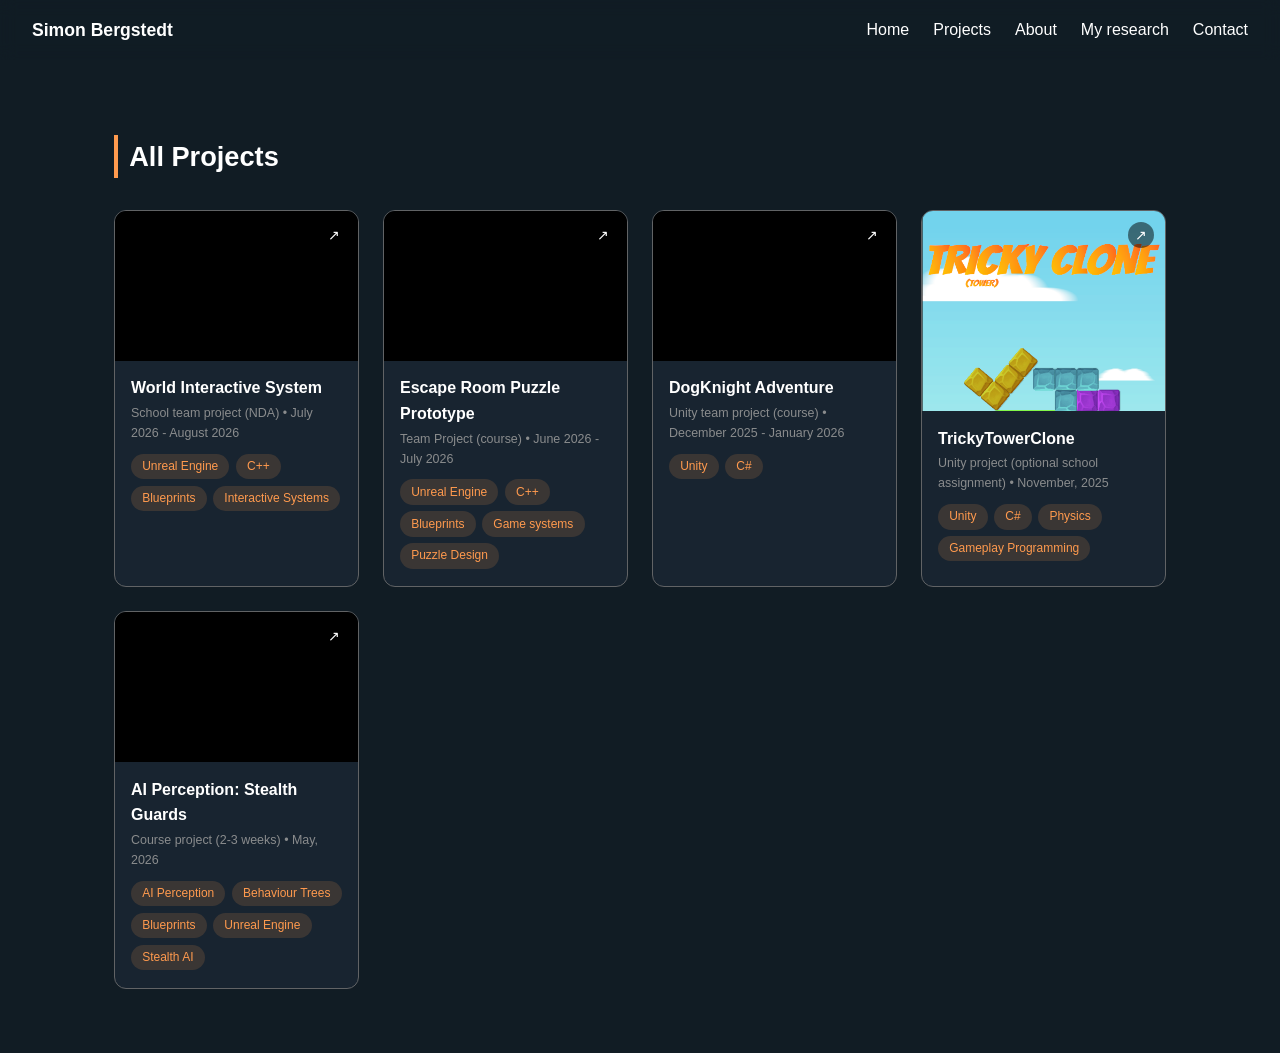
<file: games.html>
<!DOCTYPE html>
<html lang="en">
<head>
<meta charset="UTF-8" />
<meta name="viewport" content="width=device-width, initial-scale=1.0" />
<title>All Projects — Simon Bergstedt</title>
<link rel="stylesheet" href="style.css" />
</head>
<body>

<nav class="navbar">
  <div class="nav-name"><a href="index.html">Simon Bergstedt</a></div>
  <button class="nav-toggle" aria-label="Toggle menu" aria-expanded="false">&#9776;</button>
  <ul class="nav-links">
    <li><a href="index.html">Home</a></li>
    <li><a href="games.html">Projects</a></li>
    <li><a href="index.html#about">About</a></li>
    <li><a href="https://www.diva-portal.org/smash/record.jsf?pid=diva2%3A1443932&dswid=7769" target="_blank" rel="noopener">My research</a></li>
    <li><a href="index.html#contact">Contact</a></li>
  </ul>
</nav>

<main>
  <section class="section page-main">
    <h2 class="section-title">All Projects</h2>
    <div id="games-grid" class="grid-list">
      <!-- Cards are injected here by games.js from projects.js -->
    </div>
  </section>
</main>

<script src="projects.js"></script>
<script src="games.js"></script>
<script src="nav.js"></script>
</body>
</html>
</file>
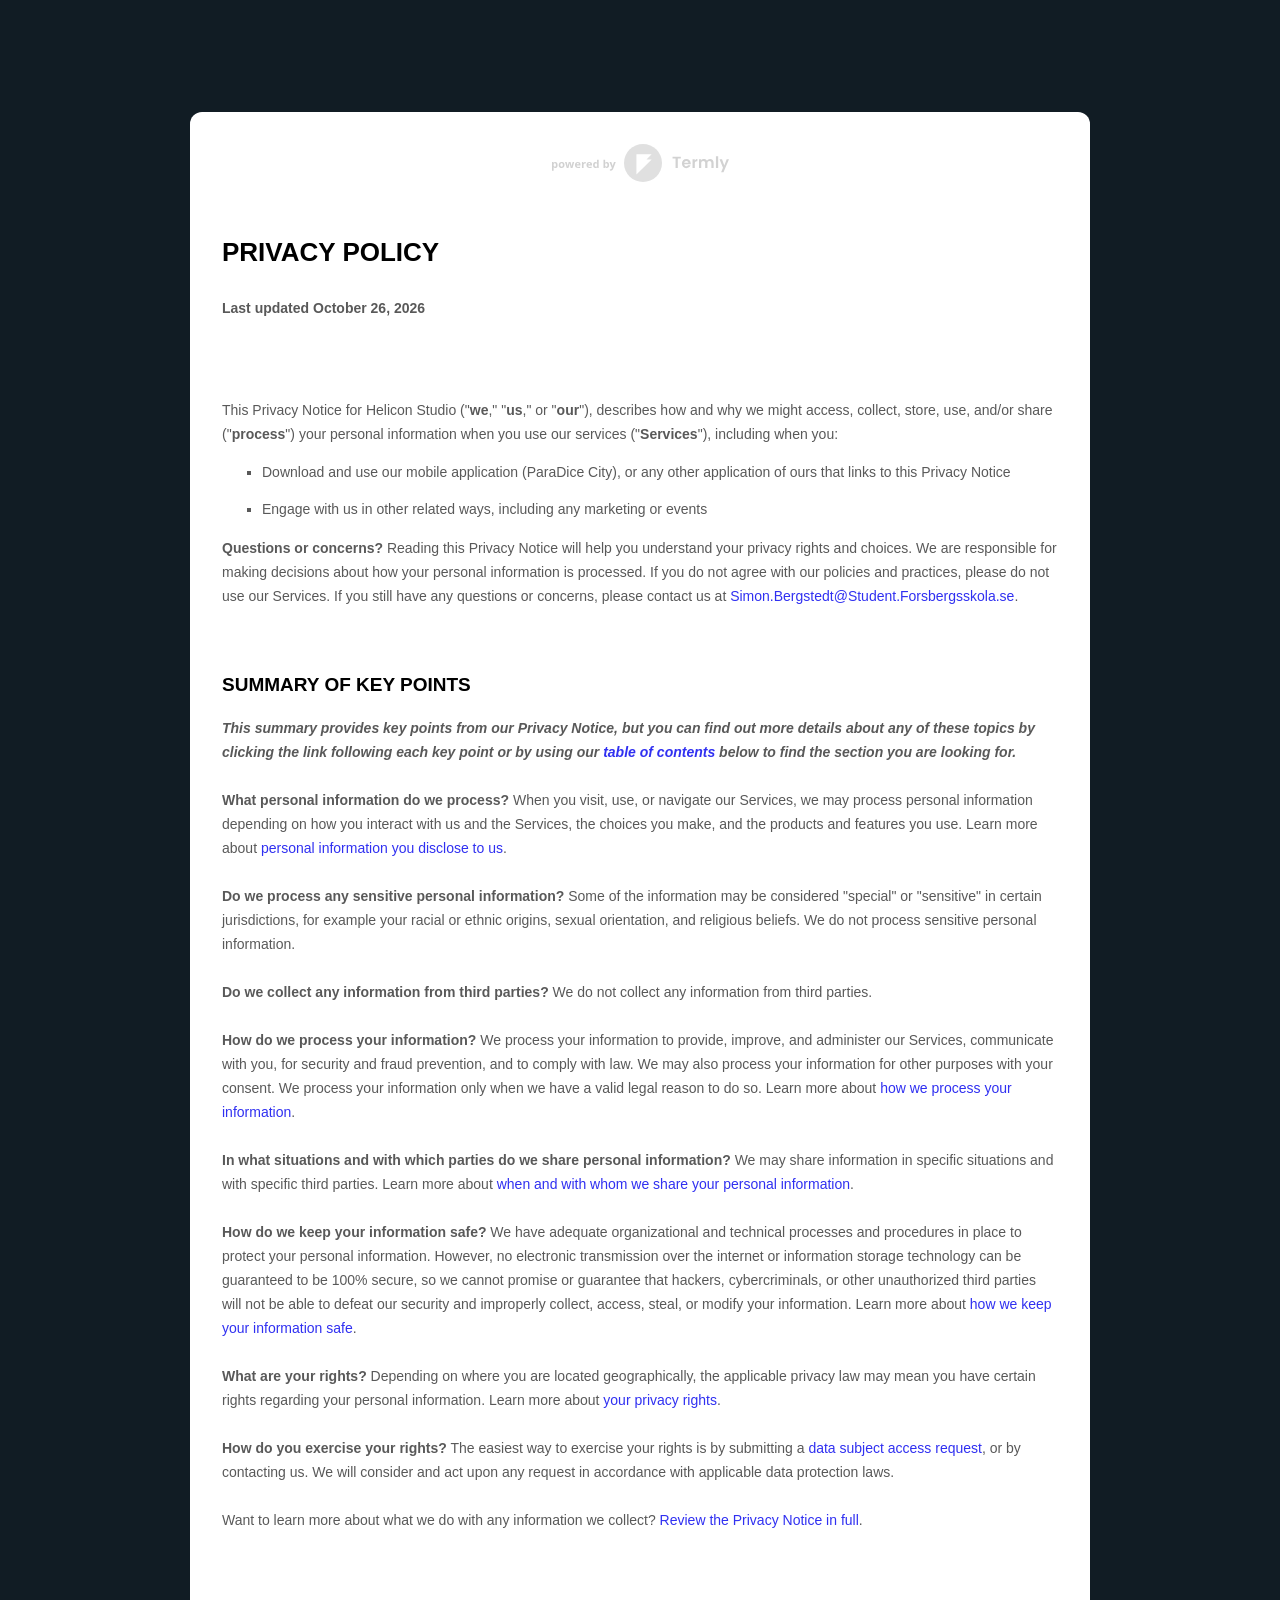
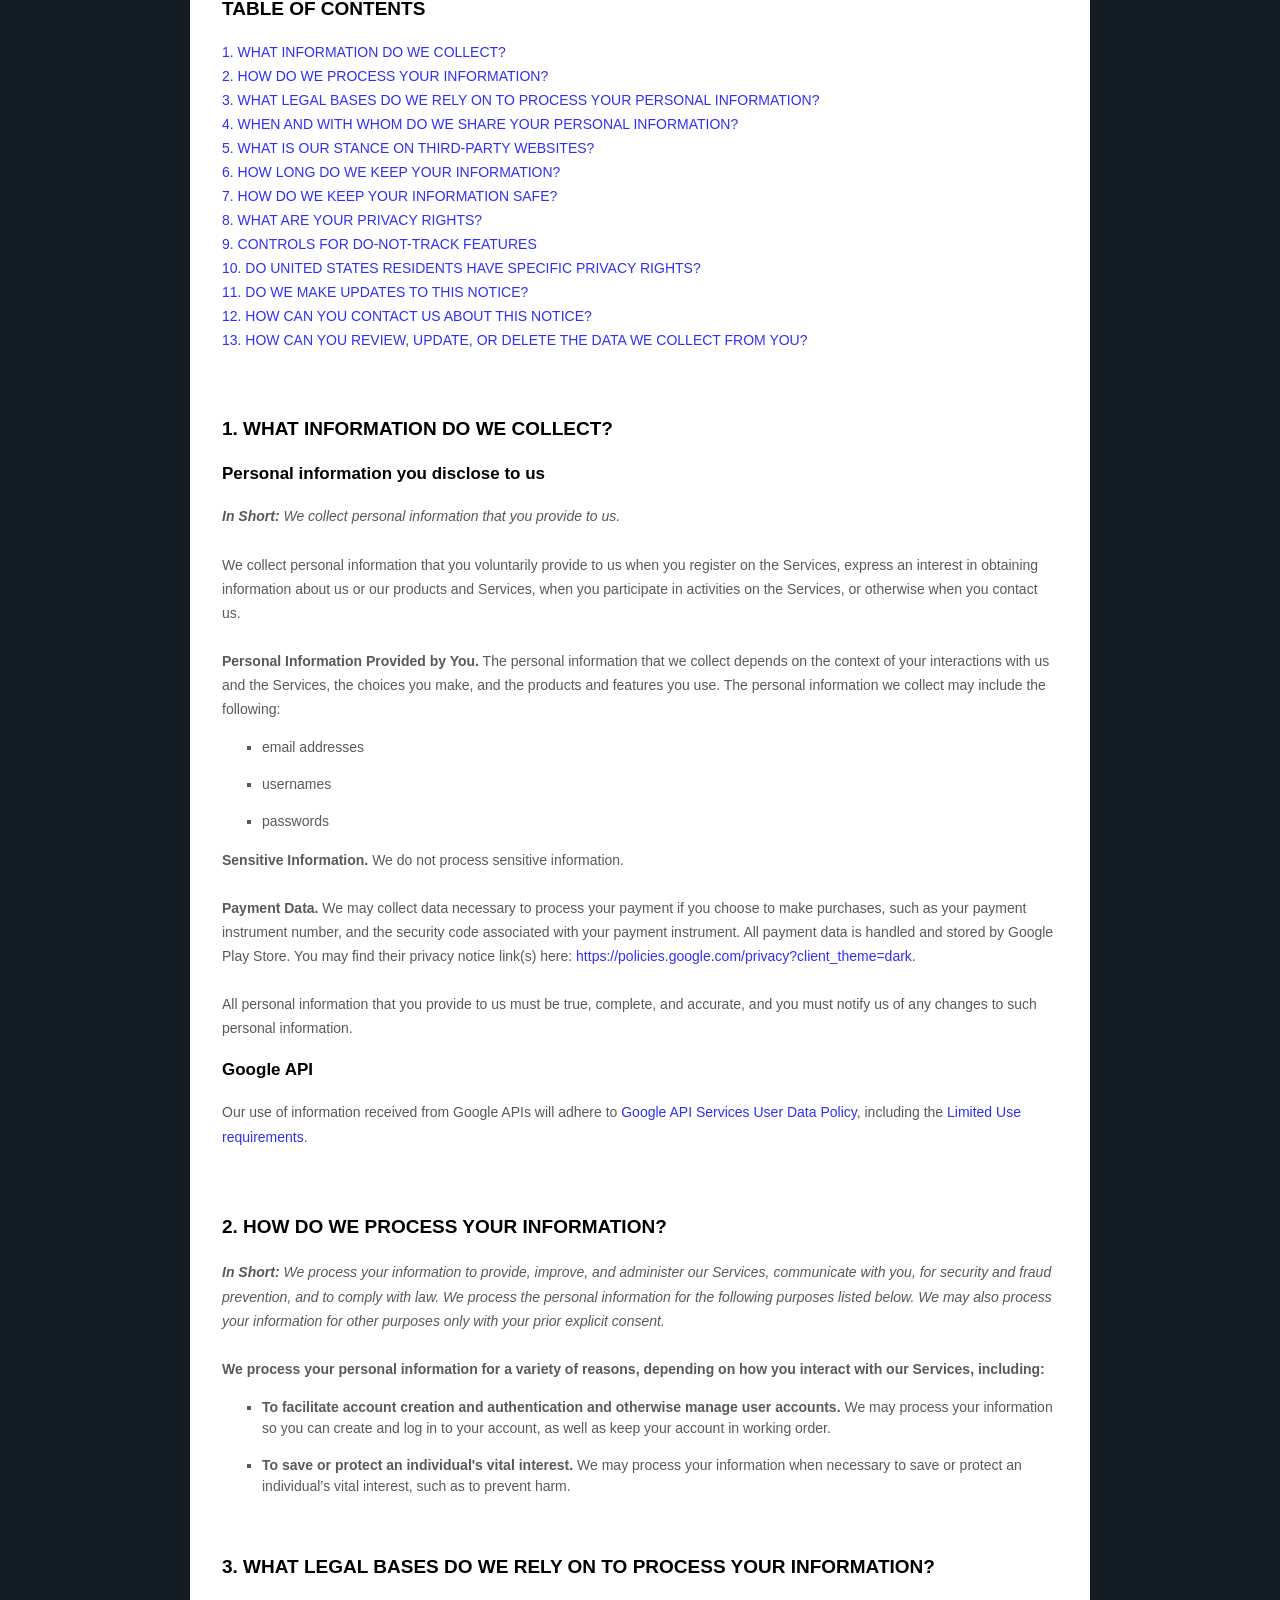
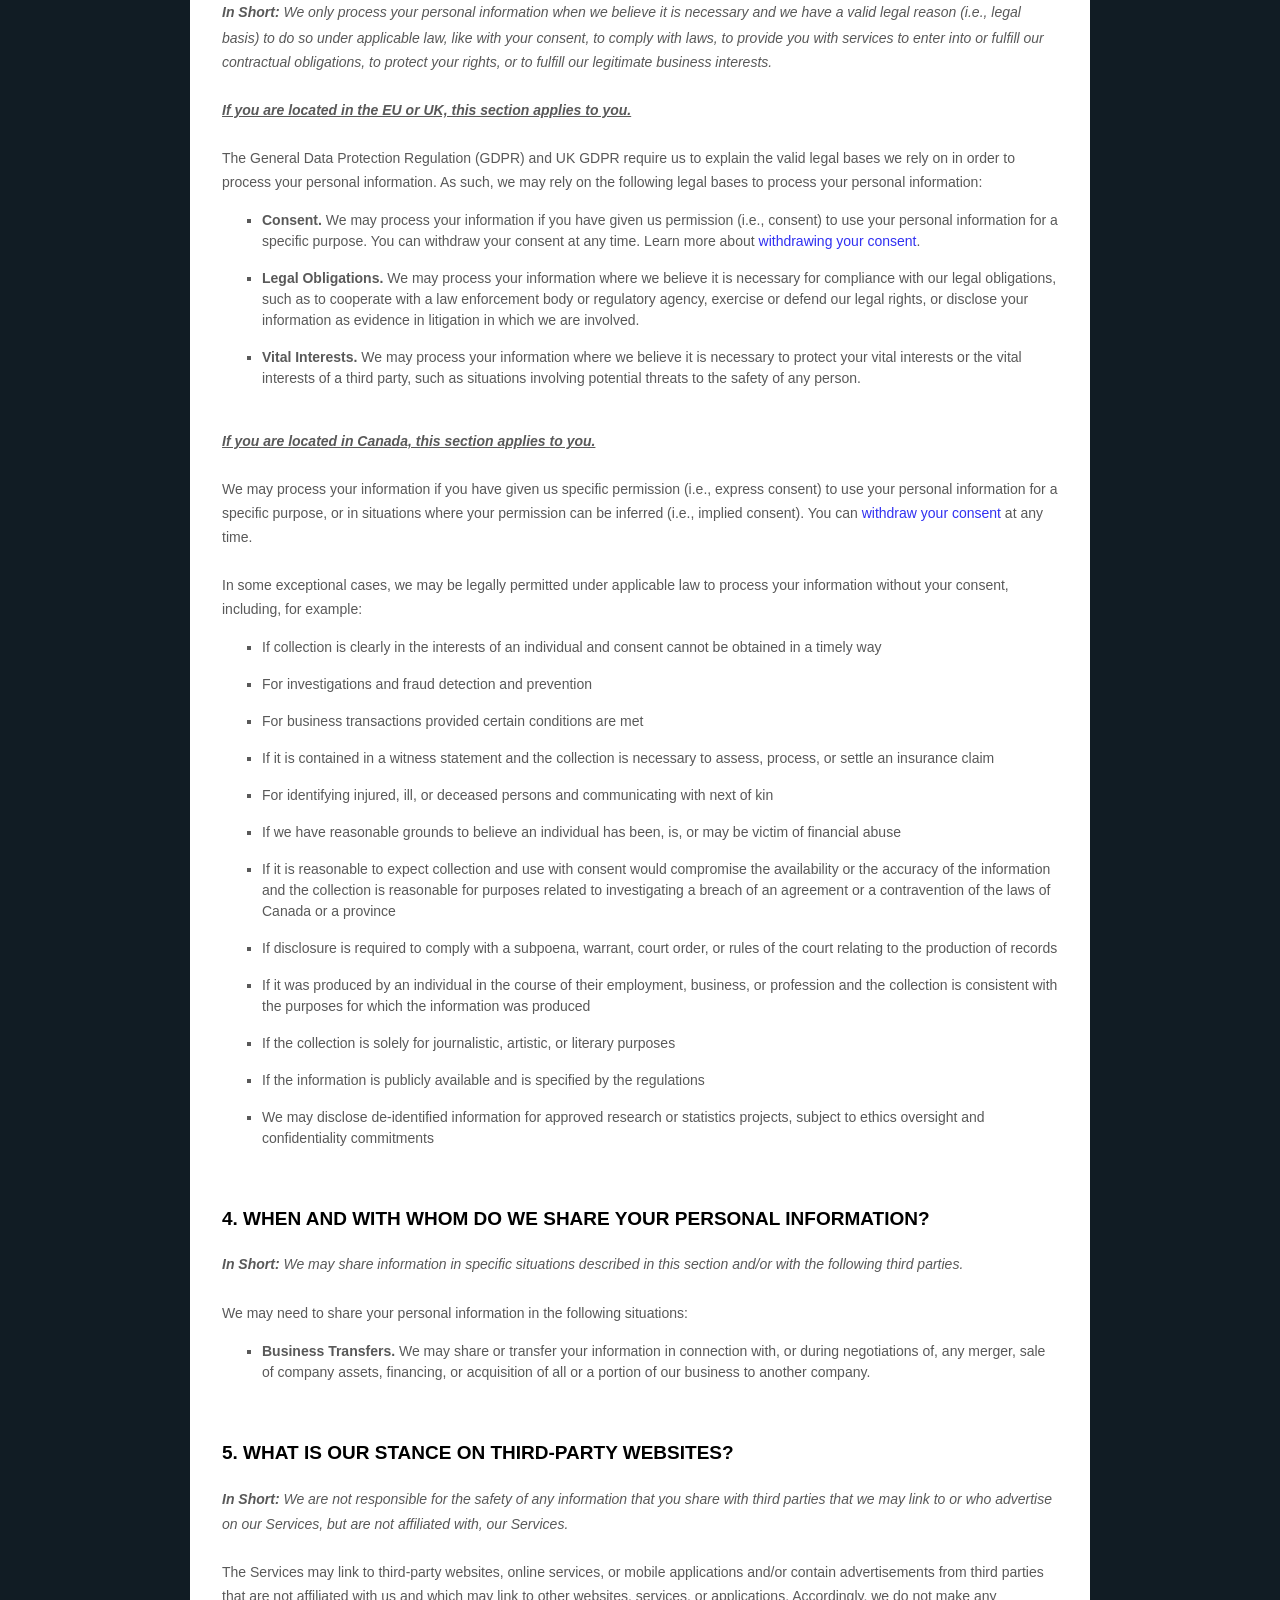
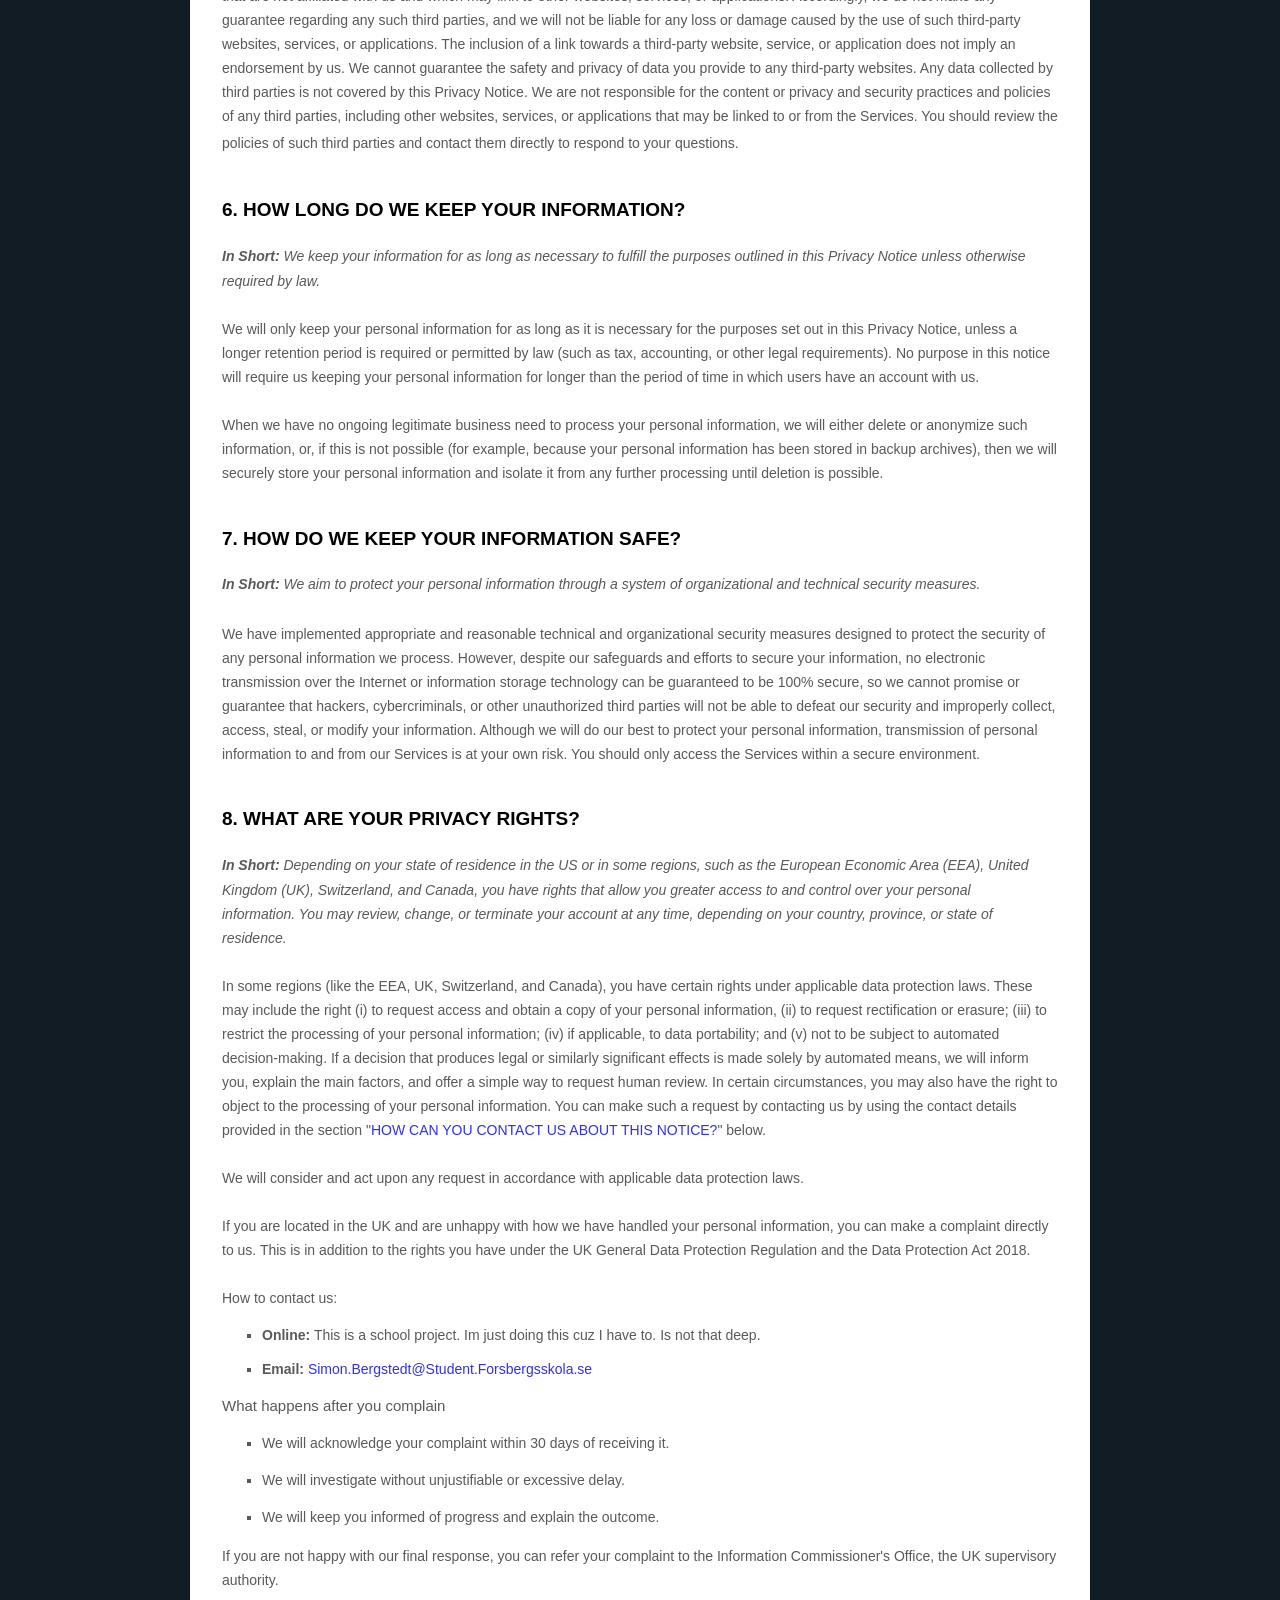
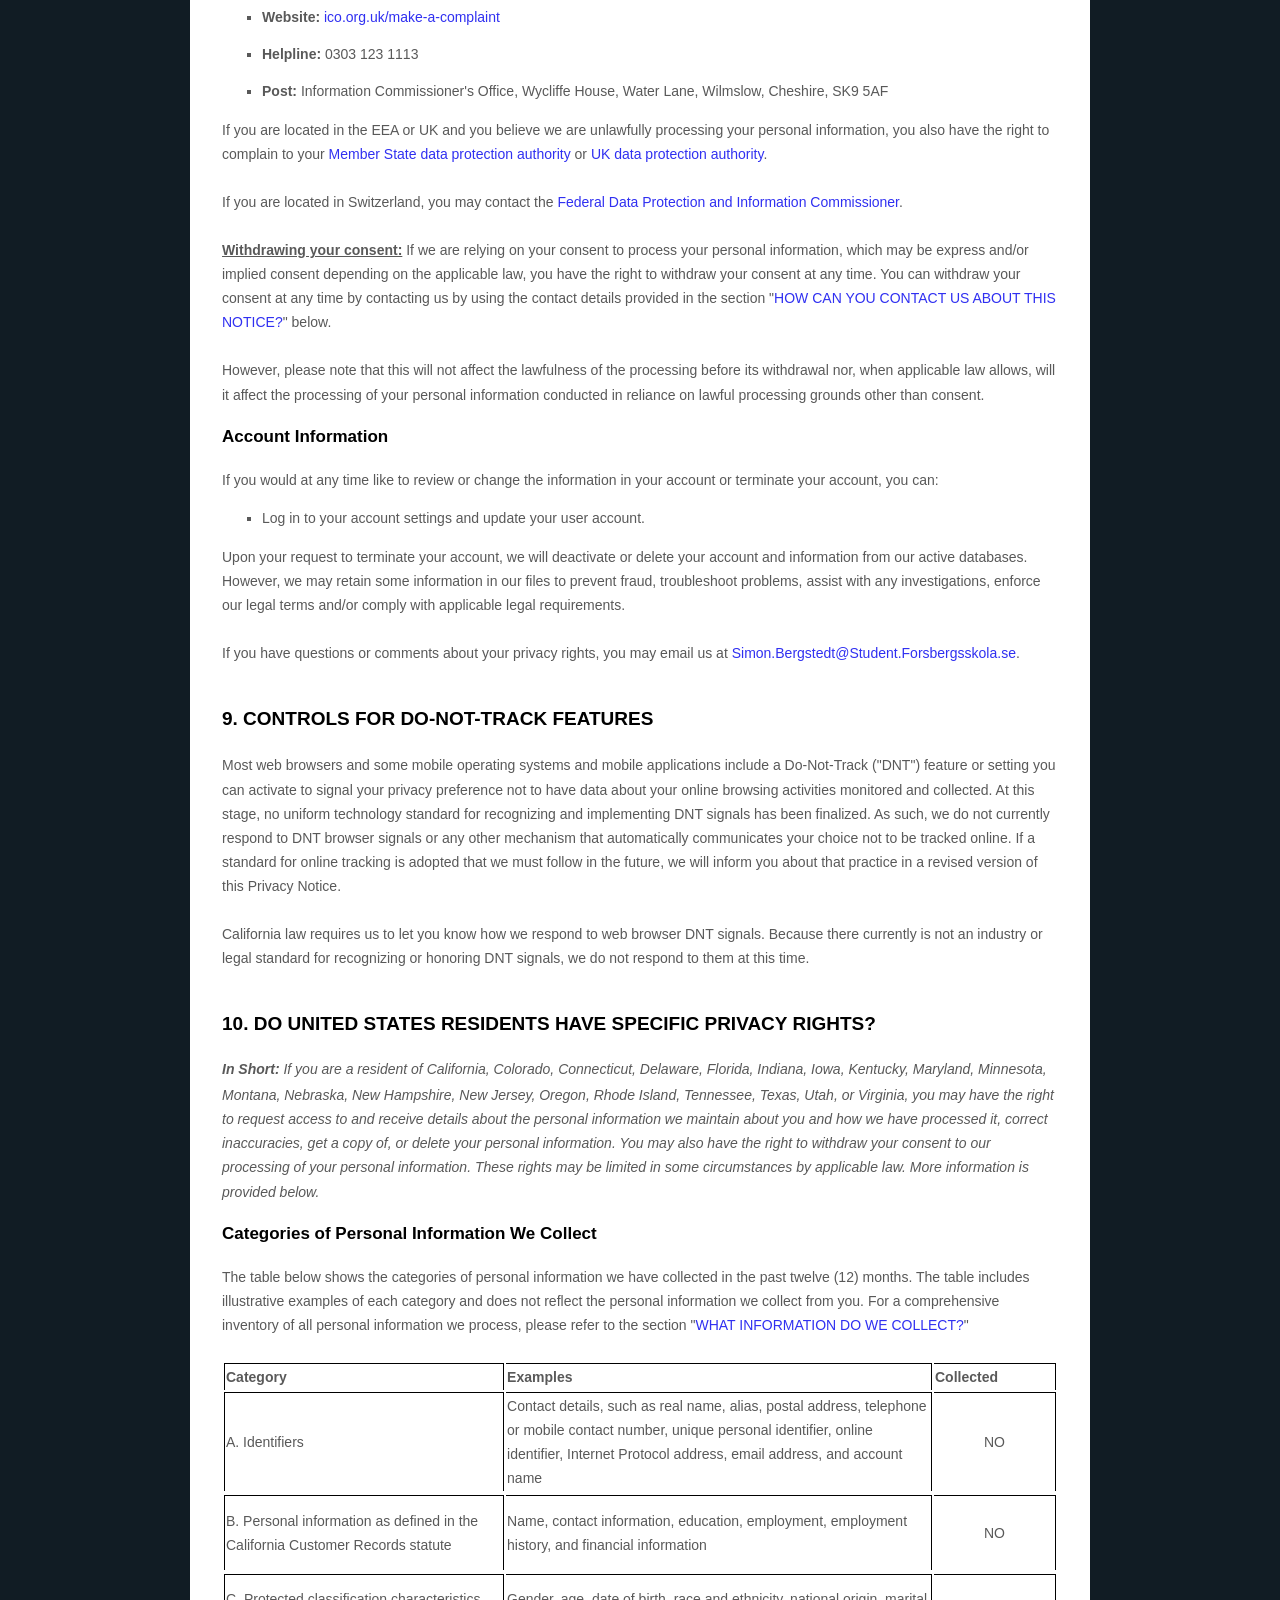
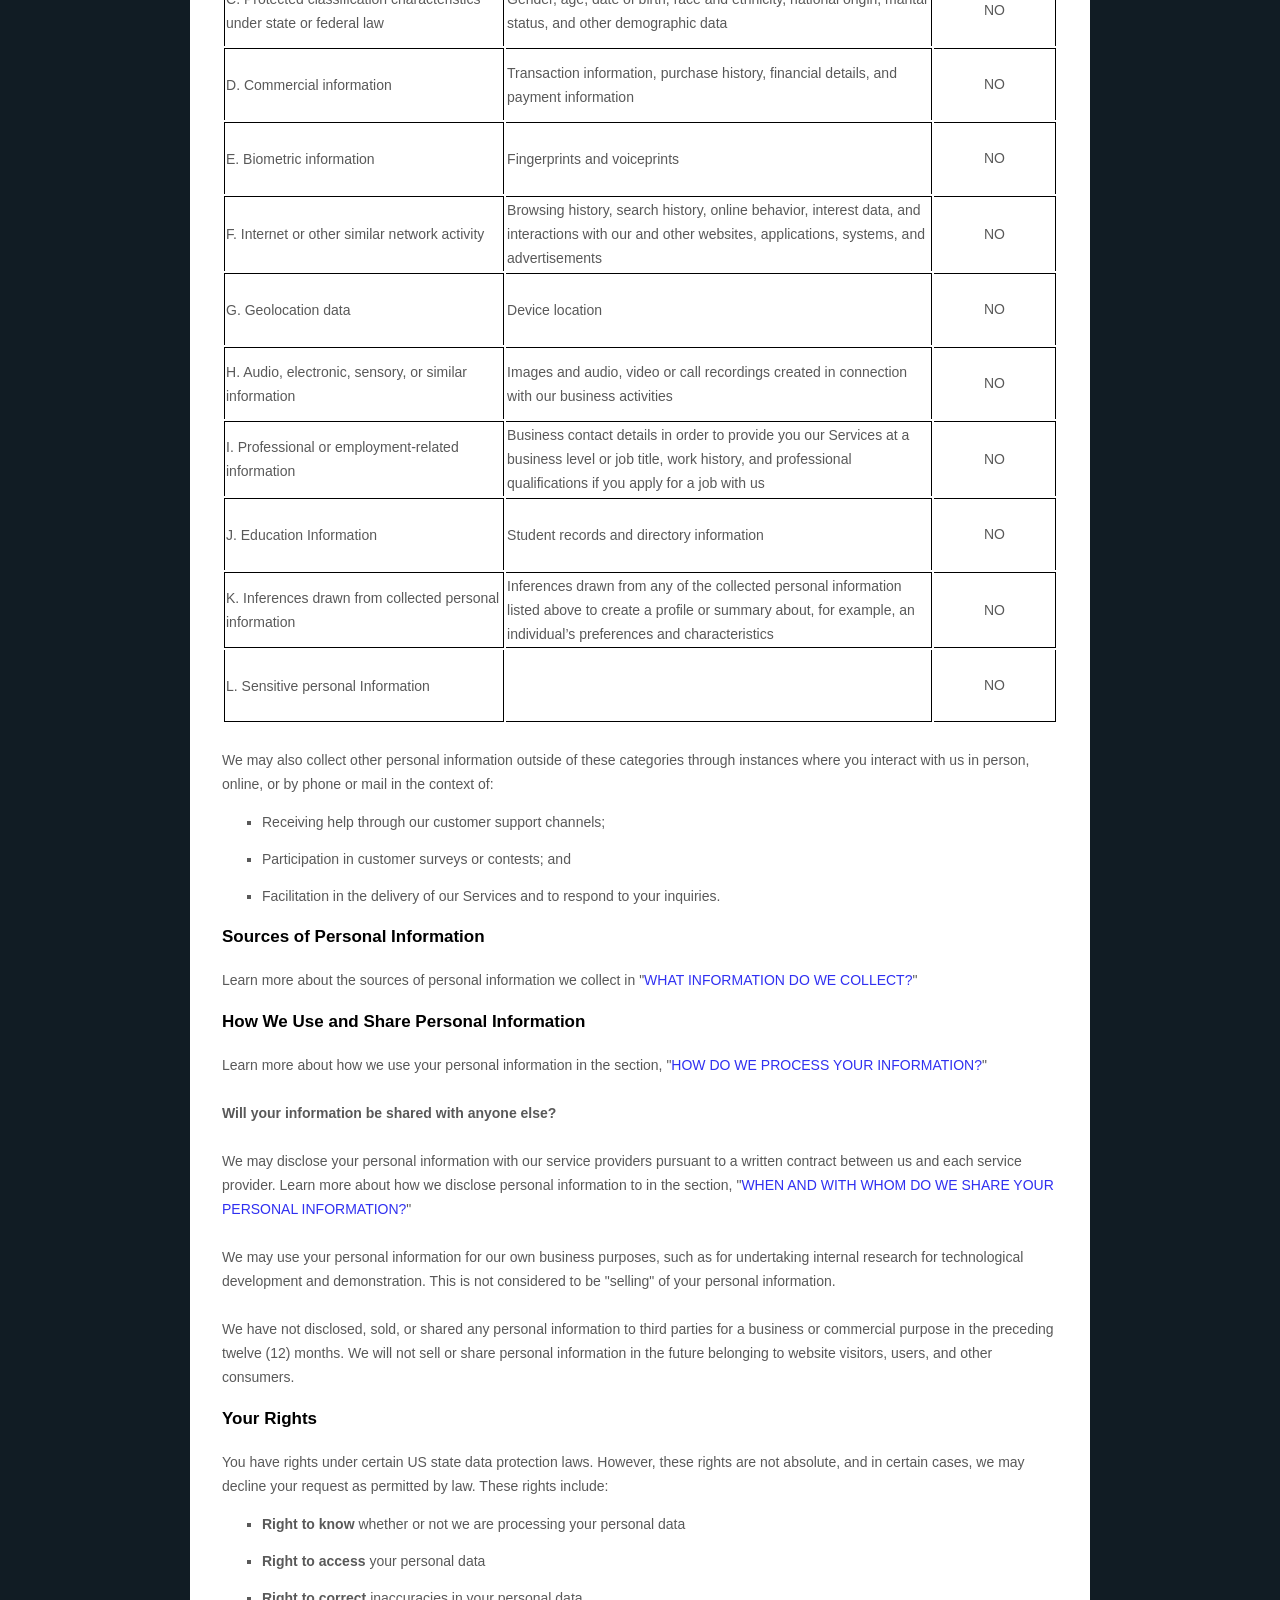
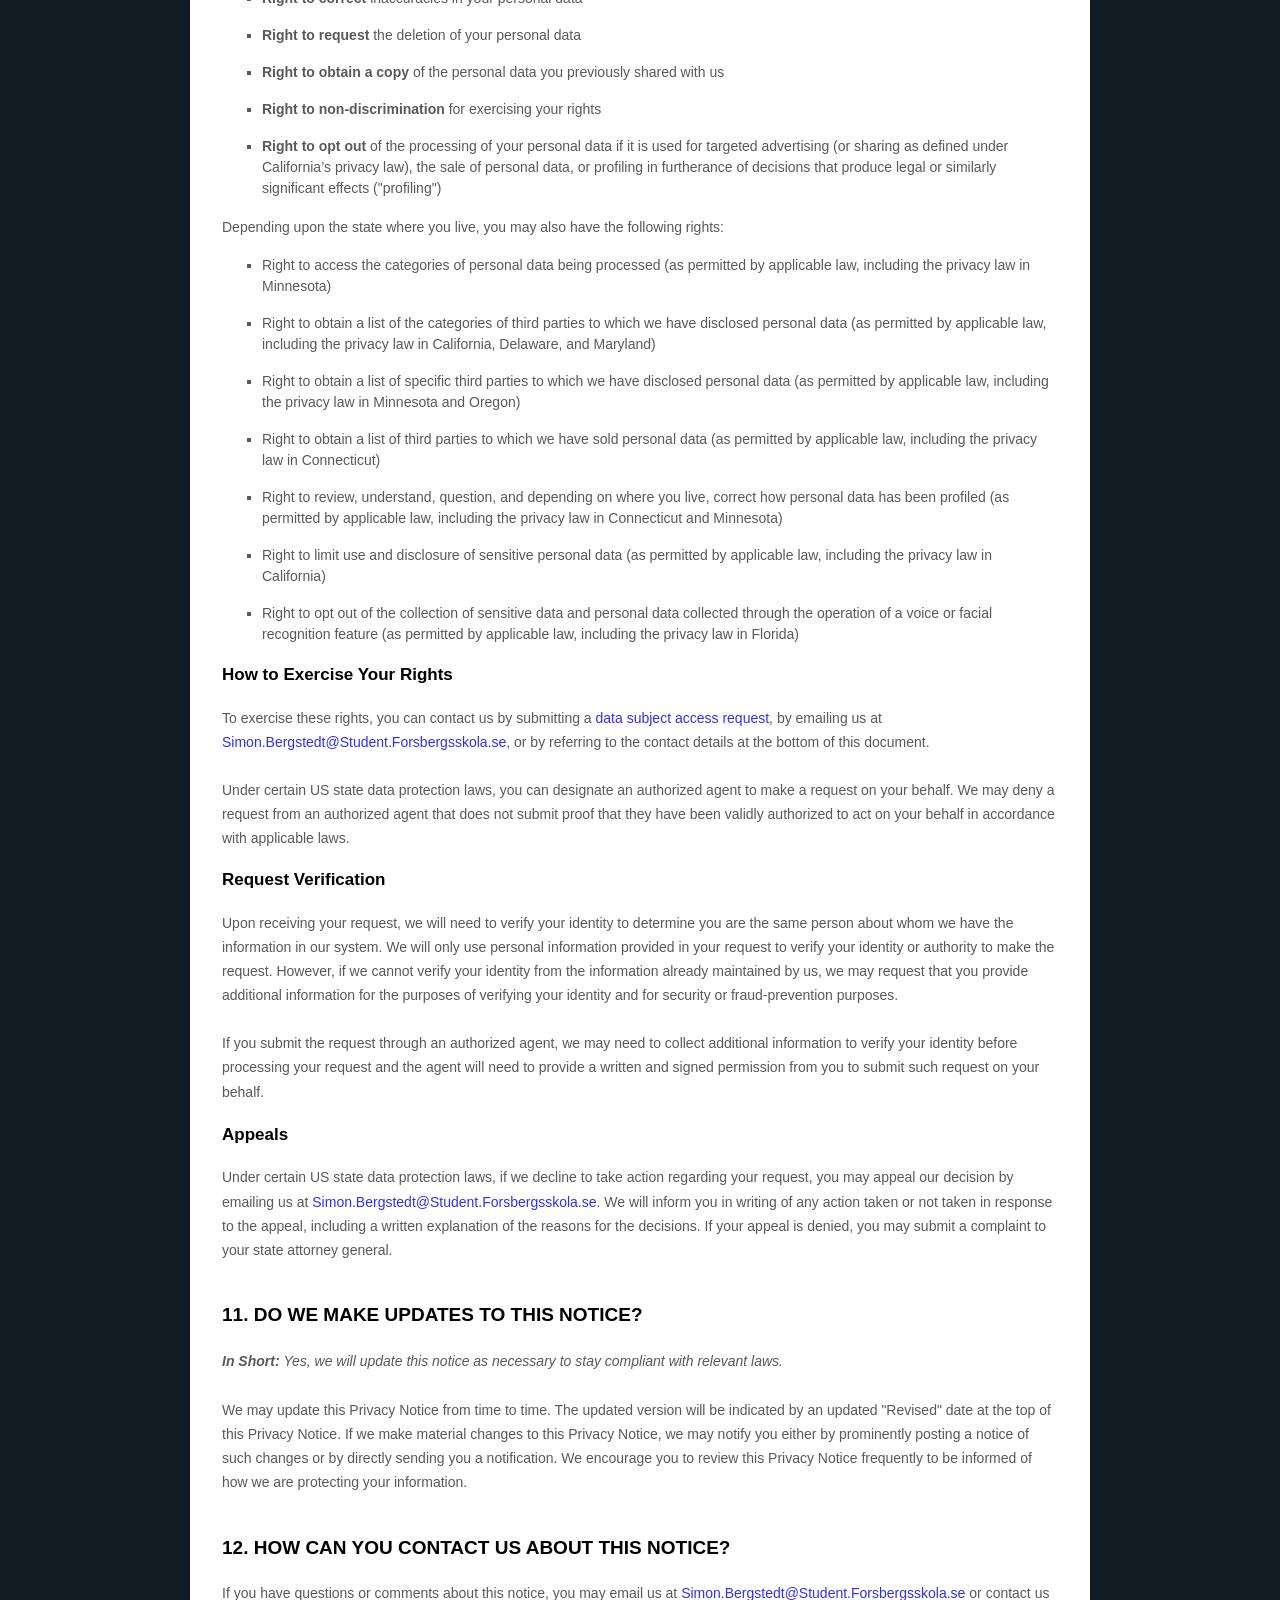
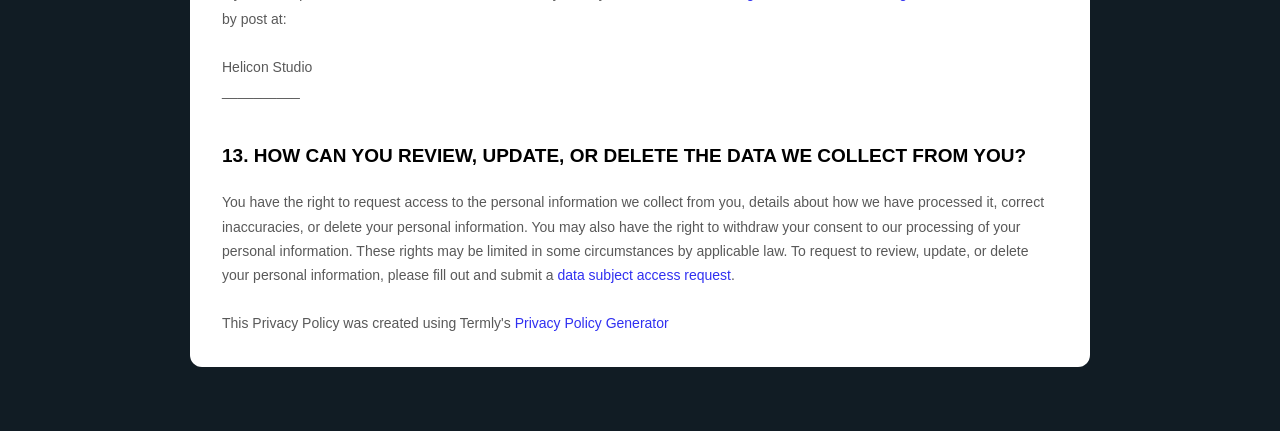
<file: privacy.html>
<!DOCTYPE html>
<html lang="en">
<head>
<meta charset="UTF-8" />
<meta name="viewport" content="width=device-width, initial-scale=1.0" />
<meta name="robots" content="noindex, nofollow" />
<title>Privacy Policy</title>
<link rel="stylesheet" href="style.css" />
</head>
<body>

<main>
  <section class="section page-main">
    <div class="policy-box">

      <style>
  [data-custom-class='body'], [data-custom-class='body'] * {
          background: transparent !important;
        }
[data-custom-class='title'], [data-custom-class='title'] * {
          font-family: Arial !important;
font-size: 26px !important;
color: #000000 !important;
        }
[data-custom-class='subtitle'], [data-custom-class='subtitle'] * {
          font-family: Arial !important;
color: #595959 !important;
font-size: 14px !important;
        }
[data-custom-class='heading_1'], [data-custom-class='heading_1'] * {
          font-family: Arial !important;
font-size: 19px !important;
color: #000000 !important;
        }
[data-custom-class='heading_2'], [data-custom-class='heading_2'] * {
          font-family: Arial !important;
font-size: 17px !important;
color: #000000 !important;
        }
[data-custom-class='body_text'], [data-custom-class='body_text'] * {
          color: #595959 !important;
font-size: 14px !important;
font-family: Arial !important;
        }
[data-custom-class='link'], [data-custom-class='link'] * {
          color: #3030F1 !important;
font-size: 14px !important;
font-family: Arial !important;
word-break: break-word !important;
        }
</style>
      <span style="display: block;margin: 0 auto 3.125rem;width: 11.125rem;height: 2.375rem;background: url([data-uri]) center no-repeat;"></span>

      <div data-custom-class="body">
      <div><strong><span style="font-size: 26px;"><span data-custom-class="title"><bdt class="block-component"></bdt><bdt class="question"><h1>PRIVACY POLICY</h1></bdt><bdt class="statement-end-if-in-editor"></bdt></span></span></strong></div><div><span style="color: rgb(127, 127, 127);"><strong><span style="font-size: 15px;"><span data-custom-class="subtitle">Last updated <bdt class="question">October 26, 2026</bdt></span></span></strong></span></div><div><br></div><div><br></div><div><br></div><div style="line-height: 1.5;"><span style="color: rgb(127, 127, 127);"><span style="color: rgb(89, 89, 89); font-size: 15px;"><span data-custom-class="body_text">This Privacy Notice for <bdt class="question noTranslate">Helicon Studio</bdt><bdt class="block-component"></bdt></bdt> (<bdt class="block-component"></bdt>"<strong>we</strong>," "<strong>us</strong>," or "<strong>our</strong>"<bdt class="statement-end-if-in-editor"></bdt></span><span data-custom-class="body_text">), describes how and why we might access, collect, store, use, and/or share (<bdt class="block-component"></bdt>"<strong>process</strong>"<bdt class="statement-end-if-in-editor"></bdt>) your personal information when you use our services (<bdt class="block-component"></bdt>"<strong>Services</strong>"<bdt class="statement-end-if-in-editor"></bdt>), including when you:</span></span></span><span style="font-size: 15px;"><span style="color: rgb(127, 127, 127);"><span data-custom-class="body_text"><span style="color: rgb(89, 89, 89);"><span data-custom-class="body_text"><bdt class="block-component"></bdt></span></span></span></span></span></span></span></span></li></ul><div><bdt class="block-component"><span style="font-size: 15px;"><span style="font-size: 15px;"><span style="color: rgb(127, 127, 127);"><span data-custom-class="body_text"><span style="color: rgb(89, 89, 89);"><span data-custom-class="body_text"><bdt class="block-component"></bdt></span></span></span></span></span></span></bdt></div><ul><li data-custom-class="body_text" style="line-height: 1.5;"><span style="font-size: 15px; color: rgb(89, 89, 89);"><span style="font-size: 15px; color: rgb(89, 89, 89);"><span data-custom-class="body_text">Download and use<bdt class="block-component"></bdt> our mobile application<bdt class="block-component"></bdt> (<bdt class="question noTranslate">ParaDice City)<span style="font-size: 15px; color: rgb(89, 89, 89);"><span style="font-size: 15px; color: rgb(89, 89, 89);"><span data-custom-class="body_text"><span style="font-size: 15px;"><span style="color: rgb(89, 89, 89);"><span data-custom-class="body_text"><span style="font-size: 15px;"><span style="color: rgb(89, 89, 89);"><bdt class="statement-end-if-in-editor">,</bdt></span></span></span></span></span></span></span></span></bdt></span><span data-custom-class="body_text"><span style="font-size: 15px;"><span style="color: rgb(89, 89, 89);"><span data-custom-class="body_text"><span style="font-size: 15px;"><span style="color: rgb(89, 89, 89);"><bdt class="statement-end-if-in-editor"><bdt class="block-component"> or any other application of ours that links to this Privacy Notice</bdt></bdt></span></span></span></span></span></span></span></span></li></ul><div style="line-height: 1.5;"><bdt class="block-component"><span style="font-size: 15px;"></span></bdt></li></ul><div style="line-height: 1.5;"><span style="font-size: 15px;"><span style="color: rgb(127, 127, 127);"><span data-custom-class="body_text"><span style="color: rgb(89, 89, 89);"><span data-custom-class="body_text"><bdt class="block-component"></bdt></span></span></span></span></span></div><ul><li data-custom-class="body_text" style="line-height: 1.5;"><span style="font-size: 15px; color: rgb(89, 89, 89);"><span style="font-size: 15px; color: rgb(89, 89, 89);"><span data-custom-class="body_text">Engage with us in other related ways, including any marketing or events<span style="font-size: 15px;"><span style="color: rgb(89, 89, 89);"><span data-custom-class="body_text"><span style="font-size: 15px;"><span style="color: rgb(89, 89, 89);"><bdt class="statement-end-if-in-editor"></bdt></span></span></span></span></span></span></span></span></li></ul><div style="line-height: 1.5;"><span style="font-size: 15px;"><span style="color: rgb(127, 127, 127);"><span data-custom-class="body_text"><strong>Questions or concerns?&nbsp;</strong>Reading this Privacy Notice will help you understand your privacy rights and choices. We are responsible for making decisions about how your personal information is processed. If you do not agree with our policies and practices, please do not use our Services.<bdt class="block-component"></bdt> If you still have any questions or concerns, please contact us at <bdt class="question noTranslate"><a target="_blank" data-custom-class="link" href="mailto:Simon.Bergstedt@Student.Forsbergsskola.se">Simon.Bergstedt@Student.Forsbergsskola.se</a></bdt>.</span></span></span></div><div style="line-height: 1.5;"><br></div><div style="line-height: 1.5;"><br></div><div style="line-height: 1.5;"><strong><span style="font-size: 15px;"><span data-custom-class="heading_1"><h2>SUMMARY OF KEY POINTS</h2></span></span></strong></div><div style="line-height: 1.5;"><span style="font-size: 15px;"><span data-custom-class="body_text"><strong><em>This summary provides key points from our Privacy Notice, but you can find out more details about any of these topics by clicking the link following each key point or by using our&nbsp;</em></strong></span></span><a data-custom-class="link" href="#toc"><span style="color: rgb(0, 58, 250); font-size: 15px;"><span data-custom-class="body_text"><strong><em>table of contents</em></strong></span></span></a><span style="font-size: 15px;"><span data-custom-class="body_text"><strong><em>&nbsp;below to find the section you are looking for.</em></strong></span></span></div><div style="line-height: 1.5;"><br></div><div style="line-height: 1.5;"><span style="font-size: 15px;"><span data-custom-class="body_text"><strong>What personal information do we process?</strong> When you visit, use, or navigate our Services, we may process personal information depending on how you interact with us and the Services, the choices you make, and the products and features you use. Learn more about&nbsp;</span></span><a data-custom-class="link" href="#personalinfo"><span style="color: rgb(0, 58, 250); font-size: 15px;"><span data-custom-class="body_text">personal information you disclose to us</span></span></a><span data-custom-class="body_text">.</span></div><div style="line-height: 1.5;"><br></div><div style="line-height: 1.5;"><span style="font-size: 15px;"><span data-custom-class="body_text"><strong>Do we process any sensitive personal information?&nbsp;</strong>Some of the information may be considered <bdt class="block-component"></bdt>"special" or "sensitive"<bdt class="statement-end-if-in-editor"></bdt> in certain jurisdictions, for example your racial or ethnic origins, sexual orientation, and religious beliefs. <bdt class="block-component"></bdt>We do not process sensitive personal information.<bdt class="else-block"></bdt></span></span></div><div style="line-height: 1.5;"><br></div><div style="line-height: 1.5;"><span style="font-size: 15px;"><span data-custom-class="body_text"><strong>Do we collect any information from third parties?</strong> <bdt class="block-component"></bdt>We do not collect any information from third parties.<bdt class="else-block"></bdt></span></span></div><div style="line-height: 1.5;"><br></div><div style="line-height: 1.5;"><span style="font-size: 15px;"><span data-custom-class="body_text"><strong>How do we process your information?</strong> We process your information to provide, improve, and administer our Services, communicate with you, for security and fraud prevention, and to comply with law. We may also process your information for other purposes with your consent. We process your information only when we have a valid legal reason to do so. Learn more about&nbsp;</span></span><a data-custom-class="link" href="#infouse"><span style="color: rgb(0, 58, 250); font-size: 15px;"><span data-custom-class="body_text">how we process your information</span></span></a><span data-custom-class="body_text">.</span></div><div style="line-height: 1.5;"><br></div><div style="line-height: 1.5;"><span style="font-size: 15px;"><span data-custom-class="body_text"><strong>In what situations and with which <bdt class="block-component"></bdt>parties do we share personal information?</strong> We may share information in specific situations and with specific <bdt class="block-component"></bdt>third parties. Learn more about&nbsp;</span></span><a data-custom-class="link" href="#whoshare"><span style="color: rgb(0, 58, 250); font-size: 15px;"><span data-custom-class="body_text">when and with whom we share your personal information</span></span></a><span style="font-size: 15px;"><span data-custom-class="body_text">.<bdt class="block-component"></bdt></span></span></div><div style="line-height: 1.5;"><br></div><div style="line-height: 1.5;"><span style="font-size: 15px;"><span data-custom-class="body_text"><strong>How do we keep your information safe?</strong> We have adequate <bdt class="block-component"></bdt>organizational<bdt class="statement-end-if-in-editor"></bdt> and technical processes and procedures in place to protect your personal information. However, no electronic transmission over the internet or information storage technology can be guaranteed to be 100% secure, so we cannot promise or guarantee that hackers, cybercriminals, or other <bdt class="block-component"></bdt>unauthorized<bdt class="statement-end-if-in-editor"></bdt> third parties will not be able to defeat our security and improperly collect, access, steal, or modify your information. Learn more about&nbsp;</span></span><a data-custom-class="link" href="#infosafe"><span style="color: rgb(0, 58, 250); font-size: 15px;"><span data-custom-class="body_text">how we keep your information safe</span></span></a><span data-custom-class="body_text">.</span><span style="font-size: 15px;"><span data-custom-class="body_text"><bdt class="statement-end-if-in-editor"></bdt></span></span></div><div style="line-height: 1.5;"><br></div><div style="line-height: 1.5;"><span style="font-size: 15px;"><span data-custom-class="body_text"><strong>What are your rights?</strong> Depending on where you are located geographically, the applicable privacy law may mean you have certain rights regarding your personal information. Learn more about&nbsp;</span></span><a data-custom-class="link" href="#privacyrights"><span style="color: rgb(0, 58, 250); font-size: 15px;"><span data-custom-class="body_text">your privacy rights</span></span></a><span data-custom-class="body_text">.</span></div><div style="line-height: 1.5;"><br></div><div style="line-height: 1.5;"><span style="font-size: 15px;"><span data-custom-class="body_text"><strong>How do you exercise your rights?</strong> The easiest way to exercise your rights is by <bdt class="block-component">submitting a&nbsp;</bdt></span></span><a data-custom-class="link" href="https://app.termly.io/dsar/efb70d82-3b29-4467-bb2a-17aefa44520e" rel="noopener noreferrer" target="_blank"><span style="color: rgb(0, 58, 250); font-size: 15px;"><span data-custom-class="body_text">data subject access request</span></span></a><span style="font-size: 15px;"><span data-custom-class="body_text"><bdt class="block-component"></bdt>, or by contacting us. We will consider and act upon any request in accordance with applicable data protection laws.</span></span></div><div style="line-height: 1.5;"><br></div><div style="line-height: 1.5;"><span style="font-size: 15px;"><span data-custom-class="body_text">Want to learn more about what we do with any information we collect?&nbsp;</span></span><a data-custom-class="link" href="#toc"><span style="color: rgb(0, 58, 250); font-size: 15px;"><span data-custom-class="body_text">Review the Privacy Notice in full</span></span></a><span style="font-size: 15px;"><span data-custom-class="body_text">.</span></span></div><div style="line-height: 1.5;"><br></div><div style="line-height: 1.5;"><br></div><div id="toc" style="line-height: 1.5;"><span style="font-size: 15px;"><span style="color: rgb(127, 127, 127);"><span style="color: rgb(0, 0, 0);"><strong><span data-custom-class="heading_1"><h2>TABLE OF CONTENTS</h2></span></strong></span></span></span></div><div style="line-height: 1.5;"><span style="font-size: 15px;"><a data-custom-class="link" href="#infocollect"><span style="color: rgb(0, 58, 250);">1. WHAT INFORMATION DO WE COLLECT?</span></a></span></div><div style="line-height: 1.5;"><span style="font-size: 15px;"><a data-custom-class="link" href="#infouse"><span style="color: rgb(0, 58, 250);">2. HOW DO WE PROCESS YOUR INFORMATION?<bdt class="block-component"></bdt></span></a></span></div><div style="line-height: 1.5;"><span style="font-size: 15px;"><a data-custom-class="link" href="#legalbases"><span style="color: rgb(0, 58, 250);">3. <span style="font-size: 15px;"><span style="color: rgb(0, 58, 250);">WHAT LEGAL BASES DO WE RELY ON TO PROCESS YOUR PERSONAL INFORMATION?</span></span><bdt class="statement-end-if-in-editor"></bdt></span></a></span></div><div style="line-height: 1.5;"><span style="font-size: 15px;"><span style="color: rgb(0, 58, 250);"><a data-custom-class="link" href="#whoshare">4. WHEN AND WITH WHOM DO WE SHARE YOUR PERSONAL INFORMATION?</a></span><span data-custom-class="body_text"><bdt class="block-component"></bdt></span></span></div><div style="line-height: 1.5;"><span style="color: rgb(0, 58, 250); font-size: 15px;"><a data-custom-class="link" href="#3pwebsites">5. WHAT IS OUR STANCE ON THIRD-PARTY WEBSITES?<bdt class="statement-end-if-in-editor"></bdt></a><span style="color: rgb(127, 127, 127);"><span style="color: rgb(89, 89, 89);"><span data-custom-class="body_text"><span style="color: rgb(89, 89, 89);"><bdt class="block-component"></bdt></span></span></span></span><bdt class="block-component"></bdt></span></div><div style="line-height: 1.5;"><span style="font-size: 15px;"><span style="color: rgb(127, 127, 127);"><span style="color: rgb(89, 89, 89);"><span data-custom-class="body_text"><span style="color: rgb(89, 89, 89);"><span style="color: rgb(89, 89, 89);"><span style="color: rgb(89, 89, 89);"><bdt class="block-component"></bdt></span></span> <bdt class="block-component"></bdt></span></span></span></span></span></div><div style="line-height: 1.5;"><span style="font-size: 15px;"><a data-custom-class="link" href="#inforetain"><span style="color: rgb(0, 58, 250);">6. HOW LONG DO WE KEEP YOUR INFORMATION?</span></a><span style="color: rgb(127, 127, 127);"><span style="color: rgb(89, 89, 89);"><span data-custom-class="body_text"><span style="color: rgb(89, 89, 89);"><span style="color: rgb(89, 89, 89);"><bdt class="block-component"></bdt></span></span></span></span></span></span></div><div style="line-height: 1.5;"><span style="font-size: 15px;"><a data-custom-class="link" href="#infosafe"><span style="color: rgb(0, 58, 250);">7. HOW DO WE KEEP YOUR INFORMATION SAFE?</span></a><span style="color: rgb(127, 127, 127);"><span style="color: rgb(89, 89, 89);"><span data-custom-class="body_text"><span style="color: rgb(89, 89, 89);"><bdt class="statement-end-if-in-editor"></bdt><bdt class="block-component"></bdt></span></span></span></span></span></div><div style="line-height: 1.5;"><span style="font-size: 15px;"><span style="color: rgb(0, 58, 250);"><a data-custom-class="link" href="#privacyrights">8. WHAT ARE YOUR PRIVACY RIGHTS?</a></span></span></div><div style="line-height: 1.5;"><span style="font-size: 15px;"><a data-custom-class="link" href="#DNT"><span style="color: rgb(0, 58, 250);">9. CONTROLS FOR DO-NOT-TRACK FEATURES<bdt class="block-component"></bdt></span></a></span></div><div style="line-height: 1.5;"><span style="font-size: 15px;"><a data-custom-class="link" href="#uslaws"><span style="color: rgb(0, 58, 250);">10. DO UNITED STATES RESIDENTS HAVE SPECIFIC PRIVACY RIGHTS?</span></a></span><bdt class="block-component"><span style="font-size: 15px;"><span data-custom-class="body_text"></span></bdt></span></div><div style="line-height: 1.5;"><bdt class="block-component"><span style="font-size: 15px;"></bdt><bdt class="block-component"></bdt><bdt class="block-component"></bdt><bdt class="block-component"></bdt><bdt class="block-component"></bdt><bdt class="block-component"></bdt><bdt class="block-component"></bdt><bdt class="block-component"></bdt><bdt class="block-component"></bdt><bdt class="block-component"></span></bdt></div><div style="line-height: 1.5;"><span style="font-size: 15px;"><a data-custom-class="link" href="#policyupdates"><span style="color: rgb(0, 58, 250);">11. DO WE MAKE UPDATES TO THIS NOTICE?</span></a></span></div><div style="line-height: 1.5;"><a data-custom-class="link" href="#contact"><span style="color: rgb(0, 58, 250); font-size: 15px;">12. HOW CAN YOU CONTACT US ABOUT THIS NOTICE?</span></a></div><div style="line-height: 1.5;"><a data-custom-class="link" href="#request"><span style="color: rgb(0, 58, 250);">13. HOW CAN YOU REVIEW, UPDATE, OR DELETE THE DATA WE COLLECT FROM YOU?</span></a></div><div style="line-height: 1.5;"><br></div><div style="line-height: 1.5;"><br></div><div id="infocollect" style="line-height: 1.5;"><span style="color: rgb(0, 0, 0);"><span style="color: rgb(0, 0, 0); font-size: 15px;"><span style="font-size: 15px; color: rgb(0, 0, 0);"><span style="font-size: 15px; color: rgb(0, 0, 0);"><span id="control" style="color: rgb(0, 0, 0);"><strong><span data-custom-class="heading_1"><h2>1. WHAT INFORMATION DO WE COLLECT?</h2></span></strong></span></span></span></span></span><span data-custom-class="heading_2" id="personalinfo" style="color: rgb(0, 0, 0);"><span style="font-size: 15px;"><strong><h3>Personal information you disclose to us</h3></strong></span></span><span style="color: rgb(127, 127, 127);"><span style="color: rgb(89, 89, 89); font-size: 15px;"><span data-custom-class="body_text"><span style="font-size: 15px; color: rgb(89, 89, 89);"><span style="font-size: 15px; color: rgb(89, 89, 89);"><span data-custom-class="body_text"><strong><em>In Short:</em></strong></span></span></span></span><span data-custom-class="body_text"><span style="font-size: 15px; color: rgb(89, 89, 89);"><span style="font-size: 15px; color: rgb(89, 89, 89);"><span data-custom-class="body_text"><strong><em>&nbsp;</em></strong><em>We collect personal information that you provide to us.</em></span></span></span></span></span></span></div><div style="line-height: 1.5;"><br></div><div style="line-height: 1.5;"><span style="font-size: 15px; color: rgb(89, 89, 89);"><span style="font-size: 15px; color: rgb(89, 89, 89);"><span data-custom-class="body_text">We collect personal information that you voluntarily provide to us when you <span style="font-size: 15px;"><bdt class="block-component"></bdt></span>register on the Services,&nbsp;</span><span style="font-size: 15px;"><span data-custom-class="body_text"><span style="font-size: 15px;"><bdt class="statement-end-if-in-editor"></bdt></span></span><span data-custom-class="body_text">express an interest in obtaining information about us or our products and Services, when you participate in activities on the Services, or otherwise when you contact us.</span></span></span></span></div><div style="line-height: 1.5;"><br></div><div style="line-height: 1.5;"><span style="font-size: 15px; color: rgb(89, 89, 89);"><span style="font-size: 15px; color: rgb(89, 89, 89);"><span data-custom-class="body_text"><span style="font-size: 15px;"><bdt class="block-component"></bdt></span></span></span></span></div><div style="line-height: 1.5;"><span style="font-size: 15px; color: rgb(89, 89, 89);"><span style="font-size: 15px; color: rgb(89, 89, 89);"><span data-custom-class="body_text"><strong>Personal Information Provided by You.</strong> The personal information that we collect depends on the context of your interactions with us and the Services, the choices you make, and the products and features you use. The personal information we collect may include the following:<span style="font-size: 15px;"><span data-custom-class="body_text"><bdt class="forloop-component"></bdt></span></span></span></span></span></div><ul><li data-custom-class="body_text" style="line-height: 1.5;"><span style="font-size: 15px; color: rgb(89, 89, 89);"><span style="font-size: 15px; color: rgb(89, 89, 89);"><span data-custom-class="body_text"><span style="font-size: 15px;"><span data-custom-class="body_text"><bdt class="question">email addresses</bdt></span></span></span></span></span></li></ul><div style="line-height: 1.5;"><span style="font-size: 15px; color: rgb(89, 89, 89);"><span style="font-size: 15px; color: rgb(89, 89, 89);"><span data-custom-class="body_text"><span style="font-size: 15px;"><span data-custom-class="body_text"><bdt class="forloop-component"></bdt></span></span></span></span></span></div><ul><li data-custom-class="body_text" style="line-height: 1.5;"><span style="font-size: 15px; color: rgb(89, 89, 89);"><span style="font-size: 15px; color: rgb(89, 89, 89);"><span data-custom-class="body_text"><span style="font-size: 15px;"><span data-custom-class="body_text"><bdt class="question">usernames</bdt></span></span></span></span></span></li></ul><div style="line-height: 1.5;"><span style="font-size: 15px; color: rgb(89, 89, 89);"><span style="font-size: 15px; color: rgb(89, 89, 89);"><span data-custom-class="body_text"><span style="font-size: 15px;"><span data-custom-class="body_text"><bdt class="forloop-component"></bdt></span></span></span></span></span></div><ul><li data-custom-class="body_text" style="line-height: 1.5;"><span style="font-size: 15px; color: rgb(89, 89, 89);"><span style="font-size: 15px; color: rgb(89, 89, 89);"><span data-custom-class="body_text"><span style="font-size: 15px;"><span data-custom-class="body_text"><bdt class="question">passwords</bdt></span></span></span></span></span></li></ul><div style="line-height: 1.5;"><span style="font-size: 15px; color: rgb(89, 89, 89);"><span style="font-size: 15px; color: rgb(89, 89, 89);"><span data-custom-class="body_text"><span style="font-size: 15px;"><span data-custom-class="body_text"><bdt class="forloop-component"></bdt></span><span data-custom-class="body_text"><bdt class="statement-end-if-in-editor"></bdt></span></span></span></span></span></div><div id="sensitiveinfo" style="line-height: 1.5;"><span style="font-size: 15px;"><span data-custom-class="body_text"><strong>Sensitive Information.</strong> <bdt class="block-component"></bdt>We do not process sensitive information.</span></span></div><div style="line-height: 1.5;"><br></div><div style="line-height: 1.5;"><span style="font-size: 15px;"><span data-custom-class="body_text"><bdt class="else-block"></bdt></span></span><span style="font-size: 15px; color: rgb(89, 89, 89);"><span style="font-size: 15px; color: rgb(89, 89, 89);"><span data-custom-class="body_text"><span style="font-size: 15px;"><span data-custom-class="body_text"><bdt class="block-component"></bdt></span></span></span></span></span></div><div style="line-height: 1.5;"><span style="font-size: 15px; color: rgb(89, 89, 89);"><span style="font-size: 15px; color: rgb(89, 89, 89);"><span data-custom-class="body_text"><strong>Payment Data.</strong> We may collect data necessary to process your payment if you choose to make purchases, such as your payment instrument number, and the security code associated with your payment instrument. All payment data is handled and stored by<bdt class="forloop-component"></bdt><span style="font-size: 15px; color: rgb(89, 89, 89);"><span style="font-size: 15px; color: rgb(89, 89, 89);"><span data-custom-class="body_text"><span style="font-size: 15px;"><span data-custom-class="body_text"><bdt class="block-component"></bdt></span></span></span></span></span> <bdt class="question noTranslate">Google Play Store</bdt><span style="font-size: 15px; color: rgb(89, 89, 89);"><span style="font-size: 15px; color: rgb(89, 89, 89);"><span data-custom-class="body_text"><span style="font-size: 15px; color: rgb(89, 89, 89);"><span style="font-size: 15px; color: rgb(89, 89, 89);"><span data-custom-class="body_text"><span style="font-size: 15px;"><span data-custom-class="body_text"><bdt class="block-component"></bdt></span></span></span><span data-custom-class="body_text"><span style="font-size: 15px;"><span style="color: rgb(89, 89, 89);"><span data-custom-class="body_text"><span style="font-size: 15px;"><span style="color: rgb(89, 89, 89);"><span data-custom-class="body_text"><span style="color: rgb(89, 89, 89);"><span style="font-size: 15px;"><span data-custom-class="body_text"><bdt class="forloop-component"></bdt></span></span></span></span></span></span></span></span></span></span></span></span>. You may find their privacy notice link(s) here:<span style="font-size: 15px; color: rgb(89, 89, 89);"><span style="font-size: 15px; color: rgb(89, 89, 89);"><span data-custom-class="body_text"><bdt class="forloop-component"></bdt><span style="font-size: 15px; color: rgb(89, 89, 89);"><span style="font-size: 15px; color: rgb(89, 89, 89);"><span data-custom-class="body_text"><span style="font-size: 15px;"><span data-custom-class="body_text"><bdt class="block-component"></bdt></span></span></span></span></span></span></span></span> <span style="color: rgb(0, 58, 250);"><bdt class="question noTranslate"><a target="_blank" data-custom-class="link" href="https://policies.google.com/privacy?client_theme=dark">https://policies.google.com/privacy?client_theme=dark</a></bdt></span><span style="font-size: 15px; color: rgb(89, 89, 89);"><span style="font-size: 15px; color: rgb(89, 89, 89);"><span data-custom-class="body_text"><span style="font-size: 15px; color: rgb(89, 89, 89);"><span style="font-size: 15px; color: rgb(89, 89, 89);"><span data-custom-class="body_text"><span style="font-size: 15px; color: rgb(89, 89, 89);"><span style="font-size: 15px; color: rgb(89, 89, 89);"><span data-custom-class="body_text"><span style="font-size: 15px;"><span data-custom-class="body_text"><bdt class="block-component"></bdt></span></span></span></span></span></span></span></span><bdt class="forloop-component"></bdt><span style="font-size: 15px;"><span data-custom-class="body_text">.<bdt class="block-component"></bdt></span></span></span></span></span></div><div style="line-height: 1.5;"><br></div><div style="line-height: 1.5;"><span style="font-size: 15px; color: rgb(89, 89, 89);"><span style="font-size: 15px; color: rgb(89, 89, 89);"><span data-custom-class="body_text"><span style="font-size: 15px;"><span data-custom-class="body_text"><bdt class="statement-end-if-in-editor"><bdt class="block-component"></bdt></bdt></span></span></span></span><bdt class="block-component"><bdt class="block-component"></span></span></bdt></div><div style="line-height: 1.5;"><span style="font-size: 15px; color: rgb(89, 89, 89);"><span style="font-size: 15px; color: rgb(89, 89, 89);"><span data-custom-class="body_text">All personal information that you provide to us must be true, complete, and accurate, and you must notify us of any changes to such personal information.</span></span></span></div><div style="line-height: 1.5;"><span style="font-size: 15px; color: rgb(89, 89, 89);"><span style="font-size: 15px; color: rgb(89, 89, 89);"><span data-custom-class="body_text"><bdt class="block-component"></bdt></bdt></span></span></span><bdt class="block-component"><span style="font-size: 15px;"></span></bdt></div><div style="line-height: 1.5;"><span style="font-size: 15px;"><strong><span data-custom-class="heading_2"><h3>Google API</h3></span></strong><span data-custom-class="body_text">Our use of information received from Google APIs will adhere to&nbsp;</span></span><a data-custom-class="link" href="https://developers.google.com/terms/api-services-user-data-policy" rel="noopener noreferrer" target="_blank"><span style="color: rgb(0, 58, 250); font-size: 15px;"><span data-custom-class="body_text">Google API Services User Data Policy</span></span></a><span style="font-size: 15px;"><span data-custom-class="body_text">, including the&nbsp;</span></span><a data-custom-class="link" href="https://developers.google.com/terms/api-services-user-data-policy#limited-use" rel="noopener noreferrer" target="_blank"><span style="color: rgb(0, 58, 250); font-size: 15px;"><span data-custom-class="body_text">Limited Use requirements</span></span></a><span style="font-size: 15px;"><span data-custom-class="body_text">.</span> <br></span></div><div><span style="font-size: 15px;"><br></span></div><div style="line-height: 1.5;"><bdt class="statement-end-if-in-editor"><span style="font-size: 15px;"></span></bdt><span style="font-size: 15px; color: rgb(89, 89, 89);"><span style="font-size: 15px; color: rgb(89, 89, 89);"><span data-custom-class="body_text"><span style="color: rgb(89, 89, 89); font-size: 15px;"><span data-custom-class="body_text"><span style="color: rgb(89, 89, 89); font-size: 15px;"><span data-custom-class="body_text"><bdt class="statement-end-if-in-editor"><bdt class="block-component"></bdt></bdt></span></span></span></span></bdt></span></span></span></span></span></span></span></span><span style="font-size: 15px;"><span data-custom-class="body_text"><bdt class="block-component"></bdt></span></span></div><div style="line-height: 1.5;"><br></div><div id="infouse" style="line-height: 1.5;"><span style="color: rgb(127, 127, 127);"><span style="color: rgb(89, 89, 89); font-size: 15px;"><span style="font-size: 15px; color: rgb(89, 89, 89);"><span style="font-size: 15px; color: rgb(89, 89, 89);"><span id="control" style="color: rgb(0, 0, 0);"><strong><span data-custom-class="heading_1"><h2>2. HOW DO WE PROCESS YOUR INFORMATION?</h2></span></strong></span></span></span><span data-custom-class="body_text"><span style="font-size: 15px; color: rgb(89, 89, 89);"><span style="font-size: 15px; color: rgb(89, 89, 89);"><span data-custom-class="body_text"><strong><em>In Short:&nbsp;</em></strong><em>We process your information to provide, improve, and administer our Services, communicate with you, for security and fraud prevention, and to comply with law.<bdt class="block-component"></bdt> We process the personal information for the following purposes listed below.<bdt class="statement-end-if-in-editor"></bdt> We may also process your information for other purposes <bdt class="block-component"></bdt>only with your prior explicit<bdt class="else-block"></bdt> consent.</em></span></span></span></span></span></span></div><div style="line-height: 1.5;"><br></div><div style="line-height: 1.5;"><span style="font-size: 15px; color: rgb(89, 89, 89);"><span style="font-size: 15px; color: rgb(89, 89, 89);"><span data-custom-class="body_text"><strong>We process your personal information for a variety of reasons, depending on how you interact with our Services, including:</strong><bdt class="block-component"></bdt></span></span></span></div><ul><li data-custom-class="body_text" style="line-height: 1.5;"><span style="font-size: 15px; color: rgb(89, 89, 89);"><span style="font-size: 15px; color: rgb(89, 89, 89);"><span data-custom-class="body_text"><strong>To facilitate account creation and authentication and otherwise manage user accounts.&nbsp;</strong>We may process your information so you can create and log in to your account, as well as keep your account in working order.<bdt class="block-component"></bdt><span style="font-size: 15px; color: rgb(89, 89, 89);"><span style="font-size: 15px; color: rgb(89, 89, 89);"><span data-custom-class="body_text"><span style="font-size: 15px;"><span style="color: rgb(89, 89, 89);"><span data-custom-class="body_text"><span style="font-size: 15px;"><span style="color: rgb(89, 89, 89);"><span data-custom-class="body_text"><bdt class="statement-end-if-in-editor"></bdt></span></span></span></span></span></span></span></span></span></span></span></span></li></ul><div style="line-height: 1.5;"><span style="font-size: 15px; color: rgb(89, 89, 89);"><span style="font-size: 15px; color: rgb(89, 89, 89);"><span data-custom-class="body_text"><bdt class="block-component"></bdt></span></span></span></span></span></span></span></span></span></span></span></span></span></span></span></li></ul><div style="line-height: 1.5;"><span style="font-size: 15px; color: rgb(89, 89, 89);"><span style="font-size: 15px; color: rgb(89, 89, 89);"><span data-custom-class="body_text"><bdt class="block-component"></bdt></span></span></span></span></span></span></span></span></span></span></span></span></span></span></span></span></span></span></span></span></span></li></ul><div style="line-height: 1.5;"><span style="font-size: 15px; color: rgb(89, 89, 89);"><span style="font-size: 15px; color: rgb(89, 89, 89);"><span data-custom-class="body_text"><bdt class="block-component"></bdt></span></span></span></span></span></span></span></span></span></span></span></span></li></ul><div style="line-height: 1.5;"><span style="font-size: 15px; color: rgb(89, 89, 89);"><span style="font-size: 15px; color: rgb(89, 89, 89);"><span data-custom-class="body_text"><bdt class="block-component"></bdt></span></span></span></li></ul><div style="line-height: 1.5;"><bdt class="block-component"><span style="font-size: 15px;"></bdt></span></span></span></span></span></span></li></ul><div style="line-height: 1.5;"><bdt class="block-component"><span style="font-size: 15px;"></bdt></span></span></span></span></span></span></span></span></span></li></ul><div style="line-height: 1.5;"><bdt class="block-component"><span style="font-size: 15px;"></bdt></span></span></span></span></span></span></span></span></span></span></span></span></li></ul><div style="line-height: 1.5;"><bdt class="block-component"><span style="font-size: 15px;"><span data-custom-class="body_text"></span></span></bdt></li></ul><p style="font-size: 15px; line-height: 1.5;"><bdt class="block-component"><span style="font-size: 15px;"></bdt></span></span></span></span></span></span></span></span></span></span></span></li></ul><p style="font-size: 15px; line-height: 1.5;"><bdt class="block-component"><span style="font-size: 15px;"></bdt></span></span></span></span></span></span></span></span></span></span></span></li></ul><p style="font-size: 15px; line-height: 1.5;"><bdt class="block-component"></bdt></span></span></span></span></span></span></span></span></span></span></span></li></ul><p style="font-size: 15px; line-height: 1.5;"><bdt class="block-component"></bdt></span></span></span></span></span></span></span></span></span></span></span></li></ul><div style="line-height: 1.5;"><bdt class="block-component"><span style="font-size: 15px;"><span data-custom-class="body_text"></span></bdt></span></li></ul><div style="line-height: 1.5;"><bdt class="block-component"><span style="font-size: 15px;"></bdt></span></span></span></li></ul><div style="line-height: 1.5;"><bdt class="block-component"><span style="font-size: 15px;"></bdt></span></span></span></li></ul><div style="line-height: 1.5;"><span style="font-size: 15px;"><bdt class="block-component"><span data-custom-class="body_text"></bdt></span></span></li></ul><div style="line-height: 1.5;"><bdt class="block-component"><span style="font-size: 15px;"><span data-custom-class="body_text"></bdt></span></span></li></ul><div style="line-height: 1.5;"><bdt class="block-component"><span style="font-size: 15px;"><span data-custom-class="body_text"></span></span></bdt></li></ul><div style="line-height: 1.5;"><bdt class="block-component"><span style="font-size: 15px;"><span data-custom-class="body_text"></span></span></bdt></li></ul><div style="line-height: 1.5;"><bdt class="block-component"><span style="font-size: 15px;"><span data-custom-class="body_text"></span></span></bdt></li></ul><div style="line-height: 1.5;"><bdt class="block-component"><span style="font-size: 15px;"><span data-custom-class="body_text"></span></span></bdt></li></ul><div style="line-height: 1.5;"><bdt class="block-component"><span style="font-size: 15px;"><span data-custom-class="body_text"></span></span></bdt></li></ul><div style="line-height: 1.5;"><bdt class="block-component"><span style="font-size: 15px;"><span data-custom-class="body_text"></span></span></bdt></li></ul><div style="line-height: 1.5;"><bdt class="block-component"><span style="font-size: 15px;"><span data-custom-class="body_text"></bdt></span></span></li></ul><div style="line-height: 1.5;"><bdt class="block-component"><span style="font-size: 15px;"><span data-custom-class="body_text"></bdt></span></span></li></ul><div style="line-height: 1.5;"><bdt class="block-component"><span style="font-size: 15px;"><span data-custom-class="body_text"></bdt></span></span></li></ul><div style="line-height: 1.5;"><bdt class="block-component"><span style="font-size: 15px;"><span data-custom-class="body_text"></span></span></bdt></div><ul><li data-custom-class="body_text" style="line-height: 1.5;"><span data-custom-class="body_text"><span style="font-size: 15px;"><strong>To save or protect an individual's vital interest.</strong> We may process your information when necessary to save or protect an individual’s vital interest, such as to prevent harm.</span></span> <bdt class="statement-end-if-in-editor"><span style="font-size: 15px;"><span data-custom-class="body_text"></span></span></bdt></li></ul><div style="line-height: 1.5;"><bdt class="block-component"><span style="font-size: 15px;"><span data-custom-class="body_text"></span></span></bdt><bdt class="block-component"><span style="font-size: 15px;"><span data-custom-class="body_text"></bdt></span></span><bdt class="block-component"><span style="font-size: 15px;"><span data-custom-class="body_text"></span></span></bdt><bdt class="block-component"><span style="font-size: 15px;"><span data-custom-class="body_text"></span></span></bdt></div><div style="line-height: 1.5;"><br></div><div id="legalbases" style="line-height: 1.5;"><strong><span style="font-size: 15px;"><span data-custom-class="heading_1"><h2>3. WHAT LEGAL BASES DO WE RELY ON TO PROCESS YOUR INFORMATION?</h2></span></span></strong><em><span style="font-size: 15px;"><span data-custom-class="body_text"><strong>In Short:&nbsp;</strong>We only process your personal information when we believe it is necessary and we have a valid legal reason (i.e.<bdt class="block-component"></bdt>,<bdt class="statement-end-if-in-editor"></bdt> legal basis) to do so under applicable law, like with your consent, to comply with laws, to provide you with services to enter into or <bdt class="block-component"></bdt>fulfill<bdt class="statement-end-if-in-editor"></bdt> our contractual obligations, to protect your rights, or to <bdt class="block-component"></bdt>fulfill<bdt class="statement-end-if-in-editor"></bdt> our legitimate business interests.</span></span></em></div><div style="line-height: 1.5;"><span style="font-size: 15px;"><span data-custom-class="body_text"><bdt class="block-component"></bdt></span><span data-custom-class="body_text"><bdt class="block-component"></bdt></span></span></div><div style="line-height: 1.5;"><br></div><div style="line-height: 1.5;"><em><span style="font-size: 15px;"><span data-custom-class="body_text"><strong><u>If you are located in the EU or UK, this section applies to you.</u></strong></span></span></em></div><div style="line-height: 1.5;"><br></div><div style="line-height: 1.5;"><span style="font-size: 15px;"><span data-custom-class="body_text"><bdt class="statement-end-if-in-editor"></bdt></span></span></div><div style="line-height: 1.5;"><span style="font-size: 15px;"><span data-custom-class="body_text">The General Data Protection Regulation (GDPR) and UK GDPR require us to explain the valid legal bases we rely on in order to process your personal information. As such, we may rely on the following legal bases to process your personal information:</span></span></div><ul><li data-custom-class="body_text" style="line-height: 1.5;"><span style="font-size: 15px;"><span data-custom-class="body_text"><strong>Consent.&nbsp;</strong>We may process your information if you have given us permission (i.e.<bdt class="block-component"></bdt>,<bdt class="statement-end-if-in-editor"></bdt> consent) to use your personal information for a specific purpose. You can withdraw your consent at any time. Learn more about&nbsp;</span></span><a data-custom-class="link" href="#withdrawconsent"><span style="color: rgb(0, 58, 250); font-size: 15px;"><span data-custom-class="body_text">withdrawing your consent</span></span></a><span data-custom-class="body_text">.</span></li></ul><div style="line-height: 1.5;"><bdt class="block-component"><span style="font-size: 15px;"><span data-custom-class="body_text"></span></span></bdt></li></ul><div style="line-height: 1.5;"><bdt class="block-component"><span style="font-size: 15px;"><span data-custom-class="body_text"></span></span></bdt><bdt class="block-component"><span style="font-size: 15px;"><span data-custom-class="body_text"></span></span></bdt></div><ul><li data-custom-class="body_text" style="line-height: 1.5;"><span data-custom-class="body_text"><span style="font-size: 15px;"><strong>Legal Obligations.</strong> We may process your information where we believe it is necessary for compliance with our legal obligations, such as to cooperate with a law enforcement body or regulatory agency, exercise or defend our legal rights, or disclose your information as evidence in litigation in which we are involved.<bdt class="statement-end-if-in-editor"></bdt><br></span></span></li></ul><div style="line-height: 1.5;"><bdt class="block-component"><span style="font-size: 15px;"><span data-custom-class="body_text"></span></span></bdt></div><ul><li data-custom-class="body_text" style="line-height: 1.5;"><span data-custom-class="body_text"><span style="font-size: 15px;"><strong>Vital Interests.</strong> We may process your information where we believe it is necessary to protect your vital interests or the vital interests of a third party, such as situations involving potential threats to the safety of any person.</span></span><bdt class="statement-end-if-in-editor"><span style="font-size: 15px;"><span data-custom-class="body_text"></span></span></bdt></li></ul><div style="line-height: 1.5;"><bdt class="block-component"><span style="font-size: 15px;"><span data-custom-class="body_text"></span></span></bdt><span data-custom-class="body_text"><span style="font-size: 15px;"><bdt class="block-component"><bdt class="block-component"></bdt></bdt></span></span></div><div style="line-height: 1.5;"><br></div><div style="line-height: 1.5;"><span data-custom-class="body_text"><span style="font-size: 15px;"><strong><u><em>If you are located in Canada, this section applies to you.</em></u></strong></span></span></div><div style="line-height: 1.5;"><br></div><div style="line-height: 1.5;"><span data-custom-class="body_text"><span style="font-size: 15px;"><bdt class="statement-end-if-in-editor"></bdt></span></span></div><div style="line-height: 1.5;"><span data-custom-class="body_text"><span style="font-size: 15px;">We may process your information if you have given us specific permission (i.e.<bdt class="block-component"></bdt>,<bdt class="statement-end-if-in-editor"></bdt> express consent) to use your personal information for a specific purpose, or in situations where your permission can be inferred (i.e.<bdt class="block-component"></bdt>,<bdt class="statement-end-if-in-editor"></bdt> implied consent). You can&nbsp;</span></span><a data-custom-class="link" href="#withdrawconsent"><span data-custom-class="body_text"><span style="color: rgb(0, 58, 250); font-size: 15px;">withdraw your consent</span></span></a><span data-custom-class="body_text"><span style="font-size: 15px;">&nbsp;at any time.</span></span></div><div style="line-height: 1.5;"><br></div><div style="line-height: 1.5;"><span data-custom-class="body_text"><span style="font-size: 15px;">In some exceptional cases, we may be legally permitted under applicable law to process your information without your consent, including, for example:</span></span></div><ul><li data-custom-class="body_text" style="line-height: 1.5;"><span data-custom-class="body_text"><span style="font-size: 15px;">If collection is clearly in the interests of an individual and consent cannot be obtained in a timely way</span></span></li></ul><div style="line-height: 1.5;"><span data-custom-class="body_text"><span style="font-size: 15px;"><bdt class="block-component"></bdt></span></span></div><ul><li data-custom-class="body_text" style="line-height: 1.5;"><span data-custom-class="body_text"><span style="font-size: 15px;">For investigations and fraud detection and prevention<bdt class="statement-end-if-in-editor"></bdt></span></span></li></ul><div style="line-height: 1.5;"><bdt class="block-component"><span style="font-size: 15px;"><span data-custom-class="body_text"></span></span></bdt></div><ul><li data-custom-class="body_text" style="line-height: 1.5;"><span data-custom-class="body_text"><span style="font-size: 15px;">For business transactions provided certain conditions are met</span></span><bdt class="statement-end-if-in-editor"><span style="font-size: 15px;"><span data-custom-class="body_text"></span></span></bdt></li></ul><div style="line-height: 1.5;"><bdt class="block-component"><span style="font-size: 15px;"><span data-custom-class="body_text"></span></span></bdt></div><ul><li data-custom-class="body_text" style="line-height: 1.5;"><span data-custom-class="body_text"><span style="font-size: 15px;">If it is contained in a witness statement and the collection is necessary to assess, process, or settle an insurance claim</span></span><bdt class="statement-end-if-in-editor"><span style="font-size: 15px;"><span data-custom-class="body_text"></span></span></bdt></li></ul><div style="line-height: 1.5;"><bdt class="block-component"><span style="font-size: 15px;"><span data-custom-class="body_text"></span></span></bdt></div><ul><li data-custom-class="body_text" style="line-height: 1.5;"><span data-custom-class="body_text"><span style="font-size: 15px;">For identifying injured, ill, or deceased persons and communicating with next of kin</span></span><bdt class="statement-end-if-in-editor"><span style="font-size: 15px;"><span data-custom-class="body_text"></span></span></bdt></li></ul><div style="line-height: 1.5;"><span data-custom-class="body_text"><span style="font-size: 15px;"><bdt class="block-component"></bdt></span></span></div><ul><li data-custom-class="body_text" style="line-height: 1.5;"><span data-custom-class="body_text"><span style="font-size: 15px;">If we have reasonable grounds to believe an individual has been, is, or may be victim of financial abuse<bdt class="statement-end-if-in-editor"></bdt></span></span></li></ul><div style="line-height: 1.5;"><span data-custom-class="body_text"><span style="font-size: 15px;"><bdt class="block-component"></bdt></span></span></div><ul><li data-custom-class="body_text" style="line-height: 1.5;"><span data-custom-class="body_text"><span style="font-size: 15px;">If it is reasonable to expect collection and use with consent would compromise the availability or the accuracy of the information and the collection is reasonable for purposes related to investigating a breach of an agreement or a contravention of the laws of Canada or a province<bdt class="statement-end-if-in-editor"></bdt></span></span></li></ul><div style="line-height: 1.5;"><span data-custom-class="body_text"><span style="font-size: 15px;"><bdt class="block-component"></bdt></span></span></div><ul><li data-custom-class="body_text" style="line-height: 1.5;"><span data-custom-class="body_text"><span style="font-size: 15px;">If disclosure is required to comply with a subpoena, warrant, court order, or rules of the court relating to the production of records<bdt class="statement-end-if-in-editor"></bdt></span></span></li></ul><div style="line-height: 1.5;"><bdt class="block-component"><span style="font-size: 15px;"><span data-custom-class="body_text"></span></span></bdt></div><ul><li data-custom-class="body_text" style="line-height: 1.5;"><span style="font-size: 15px;"><span data-custom-class="body_text">If it was produced by an individual in the course of their employment, business, or profession and the collection is consistent with the purposes for which the information was produced<bdt class="statement-end-if-in-editor"></bdt></span></span></li></ul><div style="line-height: 1.5;"><span style="font-size: 15px;"><span data-custom-class="body_text"><bdt class="block-component"></bdt></span></span></div><ul><li data-custom-class="body_text" style="line-height: 1.5;"><span style="font-size: 15px;"><span data-custom-class="body_text">If the collection is solely for journalistic, artistic, or literary purposes<bdt class="statement-end-if-in-editor"></bdt></span></span></li></ul><div style="line-height: 1.5;"><span style="font-size: 15px;"><span data-custom-class="body_text"><bdt class="block-component"></bdt></span></span></div><ul><li data-custom-class="body_text" style="line-height: 1.5;"><span style="font-size: 15px;"><span data-custom-class="body_text">If the information is publicly available and is specified by the regulations</span><bdt class="statement-end-if-in-editor"><span data-custom-class="body_text"></span></bdt></span></li></ul><div style="line-height: 1.5;"><bdt class="block-component"><span style="font-size: 15px;"></span></bdt></div><ul><li data-custom-class="body_text" style="line-height: 1.5;"><span style="font-size: 15px;">We may disclose de-identified information for approved research or statistics projects, subject to ethics oversight and confidentiality commitments<bdt class="statement-end-if-in-editor"></bdt></span></li></ul><div style="line-height: 1.5;"><bdt class="statement-end-if-in-editor"><span style="font-size: 15px;"><span data-custom-class="body_text"></span></span></bdt><bdt class="statement-end-if-in-editor"><span style="font-size: 15px;"><span data-custom-class="body_text"></span></span></bdt></div><div style="line-height: 1.5;"><br></div><div id="whoshare" style="line-height: 1.5;"><span style="color: rgb(127, 127, 127);"><span style="color: rgb(89, 89, 89); font-size: 15px;"><span style="font-size: 15px; color: rgb(89, 89, 89);"><span style="font-size: 15px; color: rgb(89, 89, 89);"><span id="control" style="color: rgb(0, 0, 0);"><strong><span data-custom-class="heading_1"><h2>4. WHEN AND WITH WHOM DO WE SHARE YOUR PERSONAL INFORMATION?</h2></span></strong></span></span></span></span></span><span style="font-size: 15px; color: rgb(89, 89, 89);"><span style="font-size: 15px; color: rgb(89, 89, 89);"><span data-custom-class="body_text"><strong><em>In Short:</em></strong><em>&nbsp;We may share information in specific situations described in this section and/or with the following <bdt class="block-component"></bdt>third parties.</em></span></span></span></div><div style="line-height: 1.5;"><span style="font-size: 15px; color: rgb(89, 89, 89);"><span style="font-size: 15px; color: rgb(89, 89, 89);"><span data-custom-class="body_text"><bdt class="block-component"></span></div><div style="line-height: 1.5;"><br></div><div style="line-height: 1.5;"><span style="font-size: 15px;"><span data-custom-class="body_text">We <bdt class="block-component"></bdt>may need to share your personal information in the following situations:</span></span></div><ul><li data-custom-class="body_text" style="line-height: 1.5;"><span style="font-size: 15px;"><span data-custom-class="body_text"><strong>Business Transfers.</strong> We may share or transfer your information in connection with, or during negotiations of, any merger, sale of company assets, financing, or acquisition of all or a portion of our business to another company.</span></span></li></ul><div style="line-height: 1.5;"><bdt class="block-component"><span style="font-size: 15px;"></span></bdt></li></ul><div style="line-height: 1.5;"><span style="font-size: 15px;"><span data-custom-class="body_text"><bdt class="block-component"></bdt></span></span></li></ul><div style="line-height: 1.5;"><span style="font-size: 15px;"><bdt class="block-component"><span data-custom-class="body_text"></span></bdt></span></li></ul><div style="line-height: 1.5;"><bdt class="block-component"><span style="font-size: 15px;"><span data-custom-class="body_text"></span></span></bdt></li></ul><div style="line-height: 1.5;"><bdt class="block-component"><span style="font-size: 15px;"><span data-custom-class="body_text"></bdt></span></span></li></ul><div style="line-height: 1.5;"><bdt class="block-component"><span style="font-size: 15px;"><span data-custom-class="body_text"></span></span></bdt><span data-custom-class="body_text"><span style="font-size: 15px;"><bdt class="block-component"></bdt></span></span><bdt class="statement-end-if-in-editor"><span style="font-size: 15px;"><span data-custom-class="body_text"></span></span></bdt></li></ul><div style="line-height: 1.5;"><bdt class="block-component"><span style="font-size: 15px;"><span data-custom-class="body_text"></span></span></bdt></div><div style="line-height: 1.5;"><br></div><div style="line-height: 1.5;"><strong><span id="3pwebsites" style="font-size: 15px;"><span data-custom-class="heading_1"><h2>5. WHAT IS OUR STANCE ON THIRD-PARTY WEBSITES?</h2></span></span></strong><span style="font-size: 15px;"><span data-custom-class="body_text"><strong><em>In Short:</em></strong><em>&nbsp;We are not responsible for the safety of any information that you share with third parties that we may link to or who advertise on our Services, but are not affiliated with, our Services.</em></span></span></div><div style="line-height: 1.5;"><br></div><div style="line-height: 1.5;"><span style="font-size: 15px;"><span data-custom-class="body_text">The Services<bdt class="block-component"></bdt><bdt class="block-component"></bdt><bdt class="statement-end-if-in-editor"></bdt> may link to third-party websites, online services, or mobile applications and/or contain advertisements from third parties that are not affiliated with us and which may link to other websites, services, or applications. Accordingly, we do not make any guarantee regarding any such third parties, and we will not be liable for any loss or damage caused by the use of such third-party websites, services, or applications. The inclusion of a link towards a third-party website, service, or application does not imply an endorsement by us. We cannot guarantee the safety and privacy of data you provide to any third-party websites. Any data collected by third parties is not covered by this Privacy Notice. We are not responsible for the content or privacy and security practices and policies of any third parties, including other websites, services, or applications that may be linked to or from the Services. You should review the policies of such third parties and contact them directly to respond to your questions.</span></span><bdt class="statement-end-if-in-editor"><span style="font-size: 15px;"><span data-custom-class="body_text"></span></span></bdt><span style="color: rgb(89, 89, 89); font-size: 15px;"><span style="font-size: 15px;"><span style="color: rgb(89, 89, 89);"><span style="font-size: 15px;"><span style="color: rgb(89, 89, 89);"><bdt class="block-component"><span data-custom-class="heading_1"><bdt class="block-component"></bdt></span></span></span></span></span></span></span></span></span></span><span style="font-size: 15px;"><bdt class="block-component"></bdt></span><span style="font-size: 15px; color: rgb(89, 89, 89);"><span style="font-size: 15px; color: rgb(89, 89, 89);"><span data-custom-class="body_text"><span style="color: rgb(89, 89, 89); font-size: 15px;"><span style="color: rgb(89, 89, 89); font-size: 15px;"><span style="color: rgb(89, 89, 89); font-size: 15px;"><span style="font-size: 15px;"><span style="color: rgb(89, 89, 89);"><span style="font-size: 15px;"><span style="color: rgb(89, 89, 89);"><span data-custom-class="body_text"><bdt class="block-component"></bdt></span><bdt class="block-component"><span data-custom-class="body_text"><bdt class="block-component"></bdt></span></span></span></span></span></span></span></span></span></span></span></span></span></div><div style="line-height: 1.5;"><br></div><div id="inforetain" style="line-height: 1.5;"><span style="color: rgb(127, 127, 127);"><span style="color: rgb(89, 89, 89); font-size: 15px;"><span style="font-size: 15px; color: rgb(89, 89, 89);"><span style="font-size: 15px; color: rgb(89, 89, 89);"><span id="control" style="color: rgb(0, 0, 0);"><strong><span data-custom-class="heading_1"><h2>6. HOW LONG DO WE KEEP YOUR INFORMATION?</h2></span></strong></span></span></span></span></span><span style="font-size: 15px; color: rgb(89, 89, 89);"><span style="font-size: 15px; color: rgb(89, 89, 89);"><span data-custom-class="body_text"><strong><em>In Short:&nbsp;</em></strong><em>We keep your information for as long as necessary to <bdt class="block-component"></bdt>fulfill<bdt class="statement-end-if-in-editor"></bdt> the purposes outlined in this Privacy Notice unless otherwise required by law.</em></span></span></span></div><div style="line-height: 1.5;"><br></div><div style="line-height: 1.5;"><span style="font-size: 15px; color: rgb(89, 89, 89);"><span style="font-size: 15px; color: rgb(89, 89, 89);"><span data-custom-class="body_text">We will only keep your personal information for as long as it is necessary for the purposes set out in this Privacy Notice, unless a longer retention period is required or permitted by law (such as tax, accounting, or other legal requirements).<bdt class="block-component"></bdt><bdt class="block-component"></bdt> No purpose in this notice will require us keeping your personal information for longer than <span style="font-size: 15px;"><span style="color: rgb(89, 89, 89);"><span data-custom-class="body_text"><bdt class="block-component"></bdt></span></span></span><bdt class="block-component"></bdt>the period of time in which users have an account with us<bdt class="block-component"></bdt><span style="font-size: 15px;"><span style="color: rgb(89, 89, 89);"><span data-custom-class="body_text"><bdt class="else-block"></bdt></span></span></span>.</span></span></span></div><div><div style="line-height: 1.5;"><br></div><div style="line-height: 1.5;"><span style="font-size: 15px; color: rgb(89, 89, 89);"><span style="font-size: 15px; color: rgb(89, 89, 89);"><span data-custom-class="body_text">When we have no ongoing legitimate business need to process your personal information, we will either delete or <bdt class="block-component"></bdt>anonymize<bdt class="statement-end-if-in-editor"></bdt> such information, or, if this is not possible (for example, because your personal information has been stored in backup archives), then we will securely store your personal information and isolate it from any further processing until deletion is possible.<span style="color: rgb(89, 89, 89);"><bdt class="block-component"></bdt></span></span></span></span></div><div style="line-height: 1.5;"><br></div><div id="infosafe" style="line-height: 1.5;"><span style="color: rgb(127, 127, 127);"><span style="color: rgb(89, 89, 89); font-size: 15px;"><span style="font-size: 15px; color: rgb(89, 89, 89);"><span style="font-size: 15px; color: rgb(89, 89, 89);"><span id="control" style="color: rgb(0, 0, 0);"><strong><span data-custom-class="heading_1"><h2>7. HOW DO WE KEEP YOUR INFORMATION SAFE?</h2></span></strong></span></span></span></span></span><span style="font-size: 15px; color: rgb(89, 89, 89);"><span style="font-size: 15px; color: rgb(89, 89, 89);"><span data-custom-class="body_text"><strong><em>In Short:&nbsp;</em></strong><em>We aim to protect your personal information through a system of <bdt class="block-component"></bdt>organizational<bdt class="statement-end-if-in-editor"></bdt> and technical security measures.</em></span></span></span></div><div style="line-height: 1.5;"><br></div><div style="line-height: 1.5;"><span style="font-size: 15px; color: rgb(89, 89, 89);"><span style="font-size: 15px; color: rgb(89, 89, 89);"><span data-custom-class="body_text">We have implemented appropriate and reasonable technical and <bdt class="block-component"></bdt>organizational<bdt class="statement-end-if-in-editor"></bdt> security measures designed to protect the security of any personal information we process. However, despite our safeguards and efforts to secure your information, no electronic transmission over the Internet or information storage technology can be guaranteed to be 100% secure, so we cannot promise or guarantee that hackers, cybercriminals, or other <bdt class="block-component"></bdt>unauthorized<bdt class="statement-end-if-in-editor"></bdt> third parties will not be able to defeat our security and improperly collect, access, steal, or modify your information. Although we will do our best to protect your personal information, transmission of personal information to and from our Services is at your own risk. You should only access the Services within a secure environment.<span style="color: rgb(89, 89, 89);"><bdt class="statement-end-if-in-editor"></bdt></span><span style="color: rgb(89, 89, 89); font-size: 15px;"><span data-custom-class="body_text"><bdt class="block-component"></bdt></span></span></span></span></span></span></div><div style="line-height: 1.5;"><br></div><div id="privacyrights" style="line-height: 1.5;"><span style="color: rgb(127, 127, 127);"><span style="color: rgb(89, 89, 89); font-size: 15px;"><span style="font-size: 15px; color: rgb(89, 89, 89);"><span style="font-size: 15px; color: rgb(89, 89, 89);"><span id="control" style="color: rgb(0, 0, 0);"><strong><span data-custom-class="heading_1"><h2>8. WHAT ARE YOUR PRIVACY RIGHTS?</h2></span></strong></span></span></span></span></span><span style="font-size: 15px; color: rgb(89, 89, 89);"><span style="font-size: 15px; color: rgb(89, 89, 89);"><span data-custom-class="body_text"><strong><em>In Short:</em></strong><em>&nbsp;<span style="color: rgb(89, 89, 89);"><span style="font-size: 15px;"><span data-custom-class="body_text"><em><bdt class="block-component"></bdt></em></span></span></span><bdt class="block-component"></bdt>Depending on your state of residence in the US or in <bdt class="else-block"></bdt>some regions, such as <bdt class="block-component"></bdt>the European Economic Area (EEA), United Kingdom (UK), Switzerland, and Canada<bdt class="block-component"></bdt>, you have rights that allow you greater access to and control over your personal information.<span style="color: rgb(89, 89, 89);"><span style="font-size: 15px;"><span data-custom-class="body_text"><em><bdt class="statement-end-if-in-editor"></bdt></em></span></span>&nbsp;</span>You may review, change, or terminate your account at any time, depending on your country, province, or state of residence.</em><span style="color: rgb(89, 89, 89);"><span style="font-size: 15px;"><bdt class="block-component"></bdt></span></span></span></span></span></div><div style="line-height: 1.5;"><br></div></div><div style="line-height: 1.5;"><span style="font-size: 15px; color: rgb(89, 89, 89);"><span style="font-size: 15px; color: rgb(89, 89, 89);"><span data-custom-class="body_text">In some regions (like <bdt class="block-component"></bdt>the EEA, UK, Switzerland, and Canada<bdt class="block-component"></bdt>), you have certain rights under applicable data protection laws. These may include the right (i) to request access and obtain a copy of your personal information, (ii) to request rectification or erasure; (iii) to restrict the processing of your personal information; (iv) if applicable, to data portability; and (v) not to be subject to automated decision-making.<bdt class="block-component"></bdt> If a decision that produces legal or similarly significant effects is made solely by automated means, we will inform you, explain the main factors, and offer a simple way to request human review.<bdt class="statement-end-if-in-editor"></bdt> In certain circumstances, you may also have the right to object to the processing of your personal information. You can make such a request by contacting us by using the contact details provided in the section <bdt class="block-component"></bdt>"<bdt class="statement-end-if-in-editor"></bdt></span></span></span><a data-custom-class="link" href="#contact"><span style="font-size: 15px; color: rgb(0, 58, 250);"><span style="font-size: 15px; color: rgb(0, 58, 250);"><span data-custom-class="body_text">HOW CAN YOU CONTACT US ABOUT THIS NOTICE?</span></span></span></a><span style="font-size: 15px; color: rgb(89, 89, 89);"><span style="font-size: 15px; color: rgb(89, 89, 89);"><span data-custom-class="body_text"><bdt class="block-component"></bdt>"<bdt class="statement-end-if-in-editor"></bdt> below.</span></span></span></div><div style="line-height: 1.5;"><br></div><div style="line-height: 1.5;"><span style="font-size: 15px; color: rgb(89, 89, 89);"><span style="font-size: 15px; color: rgb(89, 89, 89);"><span data-custom-class="body_text">We will consider and act upon any request in accordance with applicable data protection laws.<bdt class="block-component"></bdt></span></span></span></div><div style="line-height: 1.5;"><br></div><div style="line-height: 1.5;"><span style="font-size: 15px;"><span data-custom-class="body_text">If you are located in the UK and are unhappy with how we have handled your personal information, you can make a complaint directly to us. This is in addition to the rights you have under the UK General Data Protection Regulation and the Data Protection Act 2018.</span></span></div><div style="line-height: 1.5;"><br></div><div style="line-height: 1.5;"><span style="font-size: 15px;"><span data-custom-class="body_text">How to contact us:</span><span data-custom-class="body_text"><bdt class="block-component"></bdt></span></span></div><ul style="list-style-type: square;"><li data-custom-class="body_text" style="line-height: 1.3;"><span data-custom-class="body_text"><span style="font-size: 15px;"><strong>Online:</strong> <span style="color: rgb(0, 58, 250);"><bdt class="question noTranslate">This is a school project. Im just doing this cuz I have to. Is not that deep.</bdt></span></span></span></li></ul><div style="line-height: 1.3;"><span data-custom-class="body_text"><span style="font-size: 15px;"><bdt class="statement-end-if-in-editor"><bdt class="block-component"></bdt></bdt></span></span></div><ul><li data-custom-class="body_text" style="line-height: 1.3;"><span data-custom-class="body_text"><span style="font-size: 15px;"><strong>Email:&nbsp;</strong><bdt class="question noTranslate"><a target="_blank" data-custom-class="link" href="mailto:Simon.Bergstedt@Student.Forsbergsskola.se">Simon.Bergstedt@Student.Forsbergsskola.se</a></bdt><br></span></span></li></ul><div><span style="font-size: 15px;"><bdt class="block-component">What happens after you complain<br></span></span></div><ul><li data-custom-class="body_text" style="line-height: 1.3;"><span data-custom-class="body_text"><span style="font-size: 15px;">We will acknowledge your complaint within 30 days of receiving it.<br><br></span></span></li><li data-custom-class="body_text" style="line-height: 1.3;"><span data-custom-class="body_text"><span style="font-size: 15px;">We will investigate without unjustifiable or excessive delay.<br><br></span></span></li><li data-custom-class="body_text" style="line-height: 1.5;"><span data-custom-class="body_text"><span style="font-size: 15px;">We will keep you informed of progress and explain the outcome.<br></span></span></li></ul><div style="line-height: 1.5;"><span data-custom-class="body_text"><span style="font-size: 15px;">If you are not happy with our final response, you can refer your complaint to the Information Commissioner's Office, the UK supervisory authority.<br></span></span></div><ul><li data-custom-class="body_text" style="line-height: 1.3;"><span data-custom-class="body_text"><span style="font-size: 15px;"><strong>Website:</strong>&nbsp;</span></span><span style="color: rgb(0, 58, 250);"><a data-custom-class="link" href="http://ico.org.uk/make-a-complaint" rel="noopener noreferrer" target="_blank"><span data-custom-class="body_text"><span style="font-size: 15px;">ico.org.uk/make-a-complaint</span></span></a></span><span data-custom-class="body_text"><span style="font-size: 15px;"><br><br></span></span></li><li data-custom-class="body_text" style="line-height: 1.3;"><span data-custom-class="body_text"><span style="font-size: 15px;"><strong>Helpline:</strong> 0303 123 1113<br><br></span></span></li><li data-custom-class="body_text" style="line-height: 1.5;"><span data-custom-class="body_text"><span style="font-size: 15px;"><strong>Post:</strong> Information Commissioner's Office, Wycliffe House, Water Lane, Wilmslow, Cheshire, SK9 5AF</span></span></li></ul><div style="line-height: 1.5;"><span style="font-size: 15px; color: rgb(89, 89, 89);"><span style="font-size: 15px; color: rgb(89, 89, 89);"><span data-custom-class="body_text">If you are located in the EEA or UK and you believe we are unlawfully processing your personal information, you also have the right to complain to your <span style="font-size: 15px;"><span style="color: rgb(0, 58, 250);"><span data-custom-class="body_text"><span style="color: rgb(0, 58, 250);"><span data-custom-class="body_text"><a data-custom-class="link" href="https://ec.europa.eu/justice/data-protection/bodies/authorities/index_en.htm" rel="noopener noreferrer" target="_blank"><span style="font-size: 15px;">Member State data protection authority</span></a></span></span></span></span></span> or&nbsp;</span></span></span><a data-custom-class="link" href="https://ico.org.uk/make-a-complaint/data-protection-complaints/data-protection-complaints/" rel="noopener noreferrer" target="_blank"><span style="font-size: 15px; color: rgb(0, 58, 250);"><span style="font-size: 15px; color: rgb(0, 58, 250);"><span data-custom-class="body_text">UK data protection authority</span></span></span></a><span style="font-size: 15px; color: rgb(89, 89, 89);"><span style="font-size: 15px; color: rgb(89, 89, 89);"><span data-custom-class="body_text">.</span></span></span></div><div style="line-height: 1.5;"><br></div><div style="line-height: 1.5;"><span style="font-size: 15px; color: rgb(89, 89, 89);"><span style="font-size: 15px; color: rgb(89, 89, 89);"><span data-custom-class="body_text">If you are located in Switzerland, you may contact the <span style="font-size: 15px;"><span style="color: rgb(0, 58, 250);"><span data-custom-class="body_text"><span style="color: rgb(0, 58, 250);"><span data-custom-class="body_text"><span style="color: rgb(0, 58, 250); font-size: 15px;"><a data-custom-class="link" href="https://www.edoeb.admin.ch/edoeb/en/home.html" rel="noopener noreferrer" target="_blank">Federal Data Protection and Information Commissioner</a></span></span></span></span></span></span>.</span></span></span></div><div style="line-height: 1.5;"><br></div><div id="withdrawconsent" style="line-height: 1.5;"><span style="font-size: 15px; color: rgb(89, 89, 89);"><span style="font-size: 15px; color: rgb(89, 89, 89);"><span data-custom-class="body_text"><strong><u>Withdrawing your consent:</u></strong> If we are relying on your consent to process your personal information,<bdt class="block-component"></bdt> which may be express and/or implied consent depending on the applicable law,<bdt class="statement-end-if-in-editor"></bdt> you have the right to withdraw your consent at any time. You can withdraw your consent at any time by contacting us by using the contact details provided in the section <bdt class="block-component"></bdt>"<bdt class="statement-end-if-in-editor"></bdt></span></span></span><a data-custom-class="link" href="#contact"><span style="font-size: 15px; color: rgb(0, 58, 250);"><span style="font-size: 15px; color: rgb(0, 58, 250);"><span data-custom-class="body_text">HOW CAN YOU CONTACT US ABOUT THIS NOTICE?</span></span></span></a><span style="font-size: 15px; color: rgb(89, 89, 89);"><span style="font-size: 15px; color: rgb(89, 89, 89);"><span data-custom-class="body_text"><bdt class="block-component"></bdt>"<bdt class="statement-end-if-in-editor"></bdt> below<bdt class="block-component"></bdt>.</span></span></span></div><div style="line-height: 1.5;"><br></div><div style="line-height: 1.5;"><span style="font-size: 15px;"><span data-custom-class="body_text">However, please note that this will not affect the lawfulness of the processing before its withdrawal nor,<bdt class="block-component"></bdt> when applicable law allows,<bdt class="statement-end-if-in-editor"></bdt> will it affect the processing of your personal information conducted in reliance on lawful processing grounds other than consent.<bdt class="block-component"></bdt></span></span><bdt class="block-component"><span style="font-size: 15px;"><span data-custom-class="body_text"></span></span></bdt><span style="font-size: 15px;"><span data-custom-class="heading_2"><strong><h3>Account Information</h3></strong></span></span><span data-custom-class="body_text"><span style="font-size: 15px;">If you would at any time like to review or change the information in your account or terminate your account, you can:<bdt class="forloop-component"></bdt></span></span></div><ul><li data-custom-class="body_text" style="line-height: 1.5;"><span data-custom-class="body_text"><span style="font-size: 15px;"><bdt class="question">Log in to your account settings and update your user account.</bdt></span></span></li></ul><div style="line-height: 1.5;"><span data-custom-class="body_text"><span style="font-size: 15px;"><bdt class="forloop-component"></bdt></span></span></div><div style="line-height: 1.5;"><span style="font-size: 15px;"><span data-custom-class="body_text">Upon your request to terminate your account, we will deactivate or delete your account and information from our active databases. However, we may retain some information in our files to prevent fraud, troubleshoot problems, assist with any investigations, enforce our legal terms and/or comply with applicable legal requirements.</span></span><bdt class="statement-end-if-in-editor"><span style="font-size: 15px;"><span data-custom-class="body_text"></span></span></bdt><span style="font-size: 15px; color: rgb(89, 89, 89);"><span style="font-size: 15px; color: rgb(89, 89, 89);"><span data-custom-class="body_text"><span style="font-size: 15px;"><span style="color: rgb(89, 89, 89);"><span style="font-size: 15px;"><span style="color: rgb(89, 89, 89);"><span data-custom-class="body_text"><span style="font-size: 15px;"><span style="color: rgb(89, 89, 89);"><bdt class="block-component"></bdt></span></span></span></span></span></span></span></span></span></span></span></span><bdt class="block-component"><span style="font-size: 15px;"><span data-custom-class="body_text"></span></span></bdt></div><div style="line-height: 1.5;"><br></div><div style="line-height: 1.5;"><span data-custom-class="body_text"><span style="font-size: 15px;">If you have questions or comments about your privacy rights, you may email us at <bdt class="question noTranslate"><a target="_blank" data-custom-class="link" href="mailto:Simon.Bergstedt@Student.Forsbergsskola.se">Simon.Bergstedt@Student.Forsbergsskola.se</a></bdt>.</span></span><bdt class="statement-end-if-in-editor"><span style="font-size: 15px;"><span data-custom-class="body_text"></span></span></bdt></div><div style="line-height: 1.5;"><br></div><div id="DNT" style="line-height: 1.5;"><span style="color: rgb(127, 127, 127);"><span style="color: rgb(89, 89, 89); font-size: 15px;"><span style="font-size: 15px; color: rgb(89, 89, 89);"><span style="font-size: 15px; color: rgb(89, 89, 89);"><span id="control" style="color: rgb(0, 0, 0);"><strong><span data-custom-class="heading_1"><h2>9. CONTROLS FOR DO-NOT-TRACK FEATURES</h2></span></strong></span></span></span></span></span><span style="font-size: 15px; color: rgb(89, 89, 89);"><span style="font-size: 15px; color: rgb(89, 89, 89);"><span data-custom-class="body_text">Most web browsers and some mobile operating systems and mobile applications include a Do-Not-Track (<bdt class="block-component"></bdt>"DNT"<bdt class="statement-end-if-in-editor"></bdt>) feature or setting you can activate to signal your privacy preference not to have data about your online browsing activities monitored and collected. At this stage, no uniform technology standard for <bdt class="block-component"></bdt>recognizing<bdt class="statement-end-if-in-editor"></bdt> and implementing DNT signals has been <bdt class="block-component"></bdt>finalized<bdt class="statement-end-if-in-editor"></bdt>. As such, we do not currently respond to DNT browser signals or any other mechanism that automatically communicates your choice not to be tracked online. If a standard for online tracking is adopted that we must follow in the future, we will inform you about that practice in a revised version of this Privacy Notice.</span></span></span><bdt class="block-component"><span style="font-size: 15px;"></span></bdt></div><div style="line-height: 1.5;"><span style="font-size: 15px;"><br></span></div><div style="line-height: 1.5;"><span style="font-size: 15px;"><span data-custom-class="body_text">California law requires us to let you know how we respond to web browser DNT signals. Because there currently is not an industry or legal standard for <bdt class="block-component"></bdt>recognizing<bdt class="statement-end-if-in-editor"></bdt> or <bdt class="block-component"></bdt>honoring<bdt class="statement-end-if-in-editor"></bdt> DNT signals, we do not respond to them at this time.</span></span><bdt class="statement-end-if-in-editor"><span style="font-size: 15px;"><bdt class="block-component"></bdt></span></span></span></div><div style="line-height: 1.5;"><br></div><div id="uslaws" style="line-height: 1.5;"><span style="color: rgb(127, 127, 127);"><span style="color: rgb(89, 89, 89); font-size: 15px;"><span style="font-size: 15px; color: rgb(89, 89, 89);"><span style="font-size: 15px; color: rgb(89, 89, 89);"><span id="control" style="color: rgb(0, 0, 0);"><strong><span data-custom-class="heading_1"><h2>10. DO UNITED STATES RESIDENTS HAVE SPECIFIC PRIVACY RIGHTS?</h2></span></strong></span></span></span></span></span><span style="font-size: 15px; color: rgb(89, 89, 89);"><span style="font-size: 15px; color: rgb(89, 89, 89);"><span data-custom-class="body_text"><strong><em>In Short:&nbsp;</em></strong><em>If you are a resident of<bdt class="block-component"></bdt> California, Colorado, Connecticut, Delaware, Florida, Indiana, Iowa, Kentucky, Maryland, Minnesota, Montana, Nebraska, New Hampshire, New Jersey, Oregon, Rhode Island, Tennessee, Texas, Utah, or Virginia<bdt class="else-block"></bdt>, you may have the right to request access to and receive details about the personal information we maintain about you and how we have processed it, correct inaccuracies, get a copy of, or delete your personal information. You may also have the right to withdraw your consent to our processing of your personal information. These rights may be limited in some circumstances by applicable law. More information is provided below.</em></span><strong><span data-custom-class="heading_2"><h3>Categories of Personal Information We Collect</h3></span></strong><span data-custom-class="body_text">The table below shows the categories of personal information we have collected in the past twelve (12) months. The table includes illustrative examples of each category and does not reflect the personal information we collect from you. For a comprehensive inventory of all personal information we process, please refer to the section <bdt class="block-component"></bdt>"<bdt class="statement-end-if-in-editor"></bdt></span></span></span><a data-custom-class="link" href="#infocollect"><span style="font-size: 15px; color: rgb(89, 89, 89);"><span style="font-size: 15px; color: rgb(0, 58, 250);"><span data-custom-class="body_text"><span data-custom-class="link">WHAT INFORMATION DO WE COLLECT?</span></span></span></span></a><span style="font-size: 15px; color: rgb(89, 89, 89);"><span style="font-size: 15px; color: rgb(89, 89, 89);"><span data-custom-class="body_text"><bdt class="block-component"></bdt>"<bdt class="statement-end-if-in-editor"></bdt></span></span></span></div><div style="line-height: 1.5;"><br></div><table style="width: 100%;"><thead><tr><th style="width: 33.8274%; border-left: 1px solid black; border-right: 1px solid black; border-top: 1px solid black; text-align: left;"><span style="font-size: 15px; color: rgb(89, 89, 89);"><span style="font-size: 15px; color: rgb(89, 89, 89);"><span data-custom-class="body_text"><strong>Category</strong></span></span></span></th><th style="width: 51.4385%; border-top: 1px solid black; border-right: 1px solid black; text-align: left;"><span style="font-size: 15px; color: rgb(89, 89, 89);"><span style="font-size: 15px; color: rgb(89, 89, 89);"><span data-custom-class="body_text"><strong>Examples</strong></span></span></span></th><th style="width: 14.9084%; border-right: 1px solid black; border-top: 1px solid black; text-align: center; text-align: left;"><span style="font-size: 15px; color: rgb(89, 89, 89);"><span style="font-size: 15px; color: rgb(89, 89, 89);"><span data-custom-class="body_text"><strong>Collected</strong></span></span></span></th></tr></thead><tbody><tr><td style="width: 33.8274%; border-left: 1px solid black; border-right: 1px solid black; border-top: 1px solid black;"><div style="line-height: 1.5;"><span style="font-size: 15px; color: rgb(89, 89, 89);"><span style="font-size: 15px; color: rgb(89, 89, 89);"><span data-custom-class="body_text">A. Identifiers</span></span></span></div></td><td style="width: 51.4385%; border-top: 1px solid black; border-right: 1px solid black;"><div style="line-height: 1.5;"><span style="font-size: 15px; color: rgb(89, 89, 89);"><span style="font-size: 15px; color: rgb(89, 89, 89);"><span data-custom-class="body_text">Contact details, such as real name, alias, postal address, telephone or mobile contact number, unique personal identifier, online identifier, Internet Protocol address, email address, and account name</span></span></span></div></td><td style="width: 14.9084%; text-align: center; vertical-align: middle; border-right: 1px solid black; border-top: 1px solid black;"><div style="line-height: 1.5;"><br></div><div style="line-height: 1.5;"><span style="font-size: 15px; color: rgb(89, 89, 89);"><span style="font-size: 15px; color: rgb(89, 89, 89);"><span data-custom-class="body_text"><bdt class="block-component"><bdt class="block-component"></bdt></bdt>NO<bdt class="statement-end-if-in-editor"><bdt class="block-component"></bdt></span></span></span></div><div style="line-height: 1.5;"><br></div></td></tr></tbody></table><div style="line-height: 1.5;"><bdt class="block-component"></bdt></div><table style="width: 100%;"><tbody><tr><td style="width: 33.8274%; border-left: 1px solid black; border-right: 1px solid black; border-top: 1px solid black;"><div style="line-height: 1.5;"><span style="font-size: 15px; color: rgb(89, 89, 89);"><span style="font-size: 15px; color: rgb(89, 89, 89);"><span data-custom-class="body_text">B. Personal information as defined in the California Customer Records statute</span></span></span></div></td><td style="width: 51.4385%; border-right: 1px solid black; border-top: 1px solid black;"><div style="line-height: 1.5;"><span style="font-size: 15px; color: rgb(89, 89, 89);"><span style="font-size: 15px; color: rgb(89, 89, 89);"><span data-custom-class="body_text">Name, contact information, education, employment, employment history, and financial information</span></span></span></div></td><td style="width: 14.9084%; text-align: center; border-right: 1px solid black; border-top: 1px solid black;"><div style="line-height: 1.5;"><br></div><div style="line-height: 1.5;"><span style="font-size: 15px; color: rgb(89, 89, 89);"><span style="font-size: 15px; color: rgb(89, 89, 89);"><span data-custom-class="body_text"><bdt class="forloop-component"><bdt class="block-component"><bdt class="block-component">NO<bdt class="statement-end-if-in-editor"><bdt class="block-component"></bdt></bdt></span></span></span></div><div style="line-height: 1.5;"><br></div></td></tr></tbody></table><div style="line-height: 1.5;"><bdt class="block-component"></bdt></div><table style="width: 100%;"><tbody><tr><td style="width: 33.8274%; border-left: 1px solid black; border-right: 1px solid black; border-top: 1px solid black;"><div style="line-height: 1.5;"><span style="font-size: 15px; color: rgb(89, 89, 89);"><span style="font-size: 15px; color: rgb(89, 89, 89);"><span data-custom-class="body_text"><bdt class="block-component"></bdt>C<bdt class="else-block"></bdt>. Protected classification characteristics under state or federal law</span></span></span></div></td><td style="width: 51.4385%; border-right: 1px solid black; border-top: 1px solid black;"><div style="line-height: 1.5;"><span style="font-size: 15px; color: rgb(89, 89, 89);"><span style="font-size: 15px; color: rgb(89, 89, 89);"><span data-custom-class="body_text">Gender, age, date of birth, race and ethnicity, national origin, marital status, and other demographic data</span></span></span></div></td><td style="width: 14.9084%; text-align: center; border-right: 1px solid black; border-top: 1px solid black;"><div style="line-height: 1.5;"><br></div><div data-custom-class="body_text" style="line-height: 1.5;"><bdt class="forloop-component"><span data-custom-class="body_text"><bdt class="block-component"></bdt><bdt class="block-component"></bdt>NO<bdt class="statement-end-if-in-editor"></bdt><bdt class="block-component"></span></bdt></div><div style="line-height: 1.5;"><br></div></td></tr><tr><td style="width: 33.8274%; border-left: 1px solid black; border-right: 1px solid black; border-top: 1px solid black;"><div style="line-height: 1.5;"><span style="font-size: 15px; color: rgb(89, 89, 89);"><span style="font-size: 15px; color: rgb(89, 89, 89);"><span data-custom-class="body_text"><bdt class="block-component"></bdt>D<bdt class="else-block"></bdt>. Commercial information</span></span></span></div></td><td style="width: 51.4385%; border-right: 1px solid black; border-top: 1px solid black;"><div style="line-height: 1.5;"><span style="font-size: 15px; color: rgb(89, 89, 89);"><span style="font-size: 15px; color: rgb(89, 89, 89);"><span data-custom-class="body_text">Transaction information, purchase history, financial details, and payment information</span></span></span></div></td><td style="width: 14.9084%; text-align: center; border-right: 1px solid black; border-top: 1px solid black;"><div style="line-height: 1.5;"><br></div><div data-custom-class="body_text" style="line-height: 1.5;"><bdt class="forloop-component"><span data-custom-class="body_text"><bdt class="block-component"></bdt><bdt class="block-component"></bdt>NO<bdt class="statement-end-if-in-editor"><bdt class="block-component"></span></bdt></div><div style="line-height: 1.5;"><br></div></td></tr><tr><td style="width: 33.8274%; border-left: 1px solid black; border-right: 1px solid black; border-top: 1px solid black;"><div style="line-height: 1.5;"><span style="font-size: 15px; color: rgb(89, 89, 89);"><span style="font-size: 15px; color: rgb(89, 89, 89);"><span data-custom-class="body_text"><bdt class="block-component"></bdt>E<bdt class="else-block"></bdt>. Biometric information</span></span></span></div></td><td style="width: 51.4385%; border-right: 1px solid black; border-top: 1px solid black;"><div style="line-height: 1.5;"><span style="font-size: 15px; color: rgb(89, 89, 89);"><span style="font-size: 15px; color: rgb(89, 89, 89);"><span data-custom-class="body_text">Fingerprints and voiceprints</span></span></span></div></td><td style="width: 14.9084%; text-align: center; border-right: 1px solid black; border-top: 1px solid black;"><div style="line-height: 1.5;"><br></div><div data-custom-class="body_text" style="line-height: 1.5;"><bdt class="forloop-component"><span data-custom-class="body_text"><bdt class="block-component"><bdt class="block-component">NO</bdt><bdt class="statement-end-if-in-editor"></bdt><bdt class="block-component"></span></bdt></div><div style="line-height: 1.5;"><br></div></td></tr><tr><td style="width: 33.8274%; border-left: 1px solid black; border-right: 1px solid black; border-top: 1px solid black;"><div style="line-height: 1.5;"><span style="font-size: 15px; color: rgb(89, 89, 89);"><span style="font-size: 15px; color: rgb(89, 89, 89);"><span data-custom-class="body_text"><bdt class="block-component"></bdt>F<bdt class="else-block"></bdt>. Internet or other similar network activity</span></span></span></div></td><td style="width: 51.4385%; border-right: 1px solid black; border-top: 1px solid black;"><div style="line-height: 1.5;"><span style="font-size: 15px; color: rgb(89, 89, 89);"><span style="font-size: 15px; color: rgb(89, 89, 89);"><span data-custom-class="body_text">Browsing history, search history, online <bdt class="block-component"></bdt>behavior<bdt class="statement-end-if-in-editor"></bdt>, interest data, and interactions with our and other websites, applications, systems, and advertisements</span></span></span></div></td><td style="width: 14.9084%; text-align: center; border-right: 1px solid black; border-top: 1px solid black;"><div style="line-height: 1.5;"><br></div><div data-custom-class="body_text" style="line-height: 1.5;"><bdt class="forloop-component"><span data-custom-class="body_text"><bdt class="block-component"></bdt><bdt class="block-component"></bdt>NO<bdt class="statement-end-if-in-editor"></bdt><bdt class="block-component"></span></bdt></div><div style="line-height: 1.5;"><br></div></td></tr><tr><td style="width: 33.8274%; border-left: 1px solid black; border-right: 1px solid black; border-top: 1px solid black;"><div style="line-height: 1.5;"><span style="font-size: 15px; color: rgb(89, 89, 89);"><span style="font-size: 15px; color: rgb(89, 89, 89);"><span data-custom-class="body_text"><bdt class="block-component"></bdt>G<bdt class="else-block"></bdt>. Geolocation data</span></span></span></div></td><td style="width: 51.4385%; border-right: 1px solid black; border-top: 1px solid black;"><div style="line-height: 1.5;"><span style="font-size: 15px; color: rgb(89, 89, 89);"><span style="font-size: 15px; color: rgb(89, 89, 89);"><span data-custom-class="body_text">Device location</span></span></span></div></td><td style="width: 14.9084%; text-align: center; border-right: 1px solid black; border-top: 1px solid black;"><div style="line-height: 1.5;"><br></div><div data-custom-class="body_text" style="line-height: 1.5;"><bdt class="forloop-component"><span data-custom-class="body_text"><bdt class="block-component"></bdt><bdt class="block-component"></bdt>NO<bdt class="statement-end-if-in-editor"></bdt><bdt class="block-component"></span></bdt></div><div style="line-height: 1.5;"><br></div></td></tr><tr><td style="width: 33.8274%; border-left: 1px solid black; border-right: 1px solid black; border-top: 1px solid black;"><div style="line-height: 1.5;"><span style="font-size: 15px; color: rgb(89, 89, 89);"><span style="font-size: 15px; color: rgb(89, 89, 89);"><span data-custom-class="body_text"><bdt class="block-component"></bdt>H<bdt class="else-block"></bdt>. Audio, electronic, sensory, or similar information</span></span></span></div></td><td style="width: 51.4385%; border-right: 1px solid black; border-top: 1px solid black;"><div style="line-height: 1.5;"><span style="font-size: 15px; color: rgb(89, 89, 89);"><span style="font-size: 15px; color: rgb(89, 89, 89);"><span data-custom-class="body_text">Images and audio, video or call recordings created in connection with our business activities</span></span></span></div></td><td style="width: 14.9084%; text-align: center; border-right: 1px solid black; border-top: 1px solid black;"><div style="line-height: 1.5;"><br></div><div data-custom-class="body_text" style="line-height: 1.5;"><bdt class="forloop-component"><span data-custom-class="body_text"><bdt class="block-component"></bdt><bdt class="block-component"></bdt>NO<bdt class="statement-end-if-in-editor"></bdt><bdt class="block-component"></span></bdt></div><div style="line-height: 1.5;"><br></div></td></tr><tr><td style="width: 33.8274%; border-left: 1px solid black; border-right: 1px solid black; border-top: 1px solid black;"><div style="line-height: 1.5;"><span style="font-size: 15px; color: rgb(89, 89, 89);"><span style="font-size: 15px; color: rgb(89, 89, 89);"><span data-custom-class="body_text"><bdt class="block-component"></bdt>I<bdt class="else-block"></bdt>. Professional or employment-related information</span></span></span></div></td><td style="width: 51.4385%; border-right: 1px solid black; border-top: 1px solid black;"><div style="line-height: 1.5;"><span style="font-size: 15px; color: rgb(89, 89, 89);"><span style="font-size: 15px; color: rgb(89, 89, 89);"><span data-custom-class="body_text">Business contact details in order to provide you our Services at a business level or job title, work history, and professional qualifications if you apply for a job with us</span></span></span></div></td><td style="width: 14.9084%; text-align: center; border-right: 1px solid black; border-top: 1px solid black;"><div style="line-height: 1.5;"><br></div><div data-custom-class="body_text" style="line-height: 1.5;"><bdt class="forloop-component"><span data-custom-class="body_text"><bdt class="block-component"></bdt><bdt class="block-component"></bdt>NO<bdt class="statement-end-if-in-editor"></bdt><bdt class="block-component"></span></bdt></div><div style="line-height: 1.5;"><br></div></td></tr><tr><td style="border-left: 1px solid black; border-right: 1px solid black; border-top: 1px solid black; width: 33.8274%;"><div style="line-height: 1.5;"><span style="font-size: 15px; color: rgb(89, 89, 89);"><span style="font-size: 15px; color: rgb(89, 89, 89);"><span data-custom-class="body_text"><bdt class="block-component"></bdt>J<bdt class="else-block"></bdt>. Education Information</span></span></span></div></td><td style="border-right: 1px solid black; border-top: 1px solid black; width: 51.4385%;"><div style="line-height: 1.5;"><span style="font-size: 15px; color: rgb(89, 89, 89);"><span style="font-size: 15px; color: rgb(89, 89, 89);"><span data-custom-class="body_text">Student records and directory information</span></span></span></div></td><td style="text-align: center; border-right: 1px solid black; border-top: 1px solid black; width: 14.9084%;"><div style="line-height: 1.5;"><br></div><div data-custom-class="body_text" style="line-height: 1.5;"><bdt class="forloop-component"><span data-custom-class="body_text"><bdt class="block-component"></bdt><bdt class="block-component"></bdt>NO<bdt class="statement-end-if-in-editor"></bdt><bdt class="block-component"></span></bdt></div><div style="line-height: 1.5;"><br></div></td></tr><tr><td style="border-width: 1px; border-color: black; border-style: solid; width: 33.8274%;"><div style="line-height: 1.5;"><span style="font-size: 15px; color: rgb(89, 89, 89);"><span style="font-size: 15px; color: rgb(89, 89, 89);"><span data-custom-class="body_text"><bdt class="block-component"></bdt>K<bdt class="else-block"></bdt>. Inferences drawn from collected personal information</span></span></span></div></td><td style="border-bottom: 1px solid black; border-top: 1px solid black; border-right: 1px solid black; width: 51.4385%;"><div style="line-height: 1.5;"><span style="font-size: 15px; color: rgb(89, 89, 89);"><span style="font-size: 15px; color: rgb(89, 89, 89);"><span data-custom-class="body_text">Inferences drawn from any of the collected personal information listed above to create a profile or summary about, for example, an individual’s preferences and characteristics</span></span></span></div></td><td style="text-align: center; border-right: 1px solid black; border-bottom: 1px solid black; border-top: 1px solid black; width: 14.9084%;"><div style="line-height: 1.5;"><br></div><div data-custom-class="body_text" style="line-height: 1.5;"><span data-custom-class="body_text"><bdt class="block-component"></bdt>NO<span style="font-size: 15px; color: rgb(89, 89, 89);"><span style="font-size: 15px; color: rgb(89, 89, 89);"><span data-custom-class="body_text"><span style="color: rgb(89, 89, 89);"><span data-custom-class="body_text"><bdt class="statement-end-if-in-editor"></bdt></span></span></span></span></span></span></span></span></div><div style="line-height: 1.5;"><br></div></td></tr><tr><td style="border-left: 1px solid black; border-right: 1px solid black; border-bottom: 1px solid black; line-height: 1.5;"><span data-custom-class="body_text"><bdt class="block-component"></bdt>L<bdt class="else-block"></bdt>. Sensitive personal Information</span></td><td style="border-right: 1px solid black; border-bottom: 1px solid black; line-height: 1.5;"><bdt class="block-component"><span data-custom-class="body_text"></span></bdt></td><td style="border-right: 1px solid black; border-bottom: 1px solid black;"><div data-empty="true" style="text-align: center;"><br></div><div data-custom-class="body_text" data-empty="true" style="text-align: center; line-height: 1.5;"><bdt class="block-component"><span data-custom-class="body_text"></bdt>NO</span><bdt class="statement-end-if-in-editor"><span data-custom-class="body_text"></span></bdt></div><div data-empty="true" style="text-align: center;"><br></div></td></tr></tbody></table><div style="line-height: 1.5;"><bdt class="block-component"><span style="font-size: 15px;"></bdt></span></div><div style="line-height: 1.5;"><br></div><div style="line-height: 1.5;"><span style="font-size: 15px;"><span data-custom-class="body_text">We may also collect other personal information outside of these categories through instances where you interact with us in person, online, or by phone or mail in the context of:</span><bdt class="block-component"></bdt></span></div><ul><li data-custom-class="body_text" style="line-height: 1.5;"><span style="font-size: 15px;">Receiving help through our customer support channels;<bdt class="statement-end-if-in-editor"></bdt></span></li></ul><div><span style="font-size: 15px;"><bdt class="block-component"></bdt></span></div><ul><li data-custom-class="body_text"><span style="font-size: 15px;">Participation in customer surveys or contests; and<bdt class="statement-end-if-in-editor"></bdt></span></li></ul><div><span style="font-size: 15px;"><bdt class="block-component"></bdt></span></div><ul><li data-custom-class="body_text"><span style="font-size: 15px;">Facilitation in the delivery of our Services and to respond to your inquiries.</span><bdt class="statement-end-if-in-editor"><span style="font-size: 15px;"></span></bdt></li></ul><div style="line-height: 1.5;"><bdt class="block-component"><span data-custom-class="body_text"></span></bdt></li></ul><div style="line-height: 1.5;"><strong><span style="font-size: 15px;"><span data-custom-class="heading_2"><h3>Sources of Personal Information</h3></span></span></strong><span style="font-size: 15px;"><span data-custom-class="body_text">Learn more about the sources of personal information we collect in <bdt class="block-component"></bdt>"<bdt class="statement-end-if-in-editor"></bdt></span></span><span style="color: rgb(0, 58, 250);"><span data-custom-class="body_text"><a data-custom-class="link" href="#infocollect"><span style="color: rgb (0, 58, 250); font-size: 15px;">WHAT INFORMATION DO WE COLLECT?</span></a></span></span><span style="font-size: 15px;"><span data-custom-class="body_text"><bdt class="block-component"></bdt>"</span><bdt class="statement-end-if-in-editor"><span data-custom-class="body_text"></span></bdt></span><span style="font-size: 15px; color: rgb(89, 89, 89);"><span style="font-size: 15px; color: rgb(89, 89, 89);"><strong><span data-custom-class="heading_2"><h3>How We Use and Share Personal Information</h3></span></strong></span></span><span data-custom-class="body_text" style="font-size: 15px;"><bdt class="block-component"></bdt>Learn more about how we use your personal information in the section, <bdt class="block-component"></bdt>"<bdt class="statement-end-if-in-editor"></bdt></span><a data-custom-class="link" href="#infouse"><span style="color: rgb(0, 58, 250); font-size: 15px;">HOW DO WE PROCESS YOUR INFORMATION?</span></a><span data-custom-class="body_text" style="font-size: 15px;"><bdt class="block-component"></bdt>"</span><bdt class="statement-end-if-in-editor"><span data-custom-class="body_text" style="font-size: 15px;"></span></bdt></div><div style="line-height: 1.5;"><br></div><div style="line-height: 1.5;"><span style="font-size: 15px; color: rgb(89, 89, 89);"><span style="font-size: 15px; color: rgb(89, 89, 89);"><span data-custom-class="body_text"><span style="color: rgb(89, 89, 89); font-size: 15px;"><span data-custom-class="body_text"><bdt class="block-component"></bdt></span></span></span></span></span></span></span></span></span></span></span></span></span></span></span></span></bdt></bdt></span></span></div><div style="line-height: 1.5;"><span style="font-size: 15px; color: rgb(89, 89, 89);"><span style="font-size: 15px; color: rgb(89, 89, 89);"><span data-custom-class="body_text"><strong>Will your information be shared with anyone else?</strong></span></span></span></div><div style="line-height: 1.5;"><br></div><div style="line-height: 1.5;"><span style="font-size: 15px; color: rgb(89, 89, 89);"><span style="font-size: 15px; color: rgb(89, 89, 89);"><span data-custom-class="body_text">We may disclose your personal information with our service providers pursuant to a written contract between us and each service provider. Learn more about how we disclose personal information to in the section, <bdt class="block-component"></bdt>"<bdt class="statement-end-if-in-editor"></bdt></span></span></span><a data-custom-class="link" href="#whoshare"><span style="font-size: 15px; color: rgb(0, 58, 250);"><span style="font-size: 15px; color: rgb(0, 58, 250);">WHEN AND WITH WHOM DO WE SHARE YOUR PERSONAL INFORMATION?</span></span></a><span style="font-size: 15px; color: rgb(89, 89, 89);"><span style="font-size: 15px; color: rgb(89, 89, 89);"><span data-custom-class="body_text"><bdt class="block-component"></bdt>"<bdt class="statement-end-if-in-editor"></bdt></span></span></span></div><div style="line-height: 1.5;"><br></div><div style="line-height: 1.5;"><span style="font-size: 15px; color: rgb(89, 89, 89);"><span style="font-size: 15px; color: rgb(89, 89, 89);"><span data-custom-class="body_text">We may use your personal information for our own business purposes, such as for undertaking internal research for technological development and demonstration. This is not considered to be <bdt class="block-component"></bdt>"selling"<bdt class="statement-end-if-in-editor"></bdt> of your personal information.<span style="color: rgb(89, 89, 89); font-size: 15px;"><span data-custom-class="body_text"><bdt class="block-component"></bdt></span></span></span></span></span></div><div style="line-height: 1.5;"><br></div><div style="line-height: 1.5;"><span style="font-size: 15px; color: rgb(89, 89, 89);"><span style="font-size: 15px; color: rgb(89, 89, 89);"><span data-custom-class="body_text">We have not disclosed, sold, or shared any personal information to third parties for a business or commercial purpose in the preceding twelve (12) months. We<span style="color: rgb(89, 89, 89);">&nbsp;</span>will not sell or share personal information in the future belonging to website visitors, users, and other consumers.<span style="color: rgb(89, 89, 89);"><span data-custom-class="body_text"><span style="color: rgb(89, 89, 89);"><span data-custom-class="body_text"><span style="color: rgb(89, 89, 89);"><span data-custom-class="body_text"><bdt class="statement-end-if-in-editor"></bdt></span></span></span></span><bdt class="block-component"></bdt></span></span></span></span></span></span></span></span></span></bdt></span></span></span></span></span></span></span></span></span></span></span></span></span></span></span></span></span></span></span></span><span data-custom-class="body_text"><span style="color: rgb(0, 0, 0);"><span data-custom-class="body_text"><bdt class="block-component"></bdt></span></span></span></span></span></div><div style="line-height: 1.5;"><span style="font-size: 15px;"><strong><span data-custom-class="heading_2"><h3>Your Rights</h3></span></strong><span data-custom-class="body_text">You have rights under certain US state data protection laws. However, these rights are not absolute, and in certain cases, we may decline your request as permitted by law. These rights include:</span><bdt class="block-component"></bdt></span></div><ul><li data-custom-class="body_text" style="line-height: 1.5;"><span style="font-size: 15px;"><strong>Right to know</strong> whether or not we are processing your personal data<bdt class="statement-end-if-in-editor"></bdt></span></li></ul><div style="line-height: 1.5;"><span style="font-size: 15px;"><bdt class="block-component"></bdt></span></div><ul><li data-custom-class="body_text" style="line-height: 1.5;"><span style="font-size: 15px;"><strong>Right to access&nbsp;</strong>your personal data<bdt class="statement-end-if-in-editor"></bdt></span></li></ul><div style="line-height: 1.5;"><span style="font-size: 15px;"><bdt class="block-component"></bdt></span></div><ul><li data-custom-class="body_text" style="line-height: 1.5;"><span style="font-size: 15px;"><strong>Right to correct&nbsp;</strong>inaccuracies in your personal data<bdt class="statement-end-if-in-editor"></bdt></span></li></ul><div style="line-height: 1.5;"><span style="font-size: 15px;"><bdt class="block-component"></bdt></span></div><ul><li data-custom-class="body_text" style="line-height: 1.5;"><span style="font-size: 15px;"><strong>Right to request</strong> the deletion of your personal data<bdt class="statement-end-if-in-editor"></bdt></span></li></ul><div style="line-height: 1.5;"><span style="font-size: 15px;"><bdt class="block-component"></bdt></span></div><ul><li data-custom-class="body_text" style="line-height: 1.5;"><span style="font-size: 15px;"><strong>Right to obtain a copy&nbsp;</strong>of the personal data you previously shared with us<bdt class="statement-end-if-in-editor"></bdt></span></li></ul><div style="line-height: 1.5;"><span style="font-size: 15px;"><bdt class="block-component"></bdt></span></div><ul><li data-custom-class="body_text" style="line-height: 1.5;"><span style="font-size: 15px;"><strong>Right to non-discrimination</strong> for exercising your rights<bdt class="statement-end-if-in-editor"></bdt></span></li></ul><div style="line-height: 1.5;"><span style="font-size: 15px;"><bdt class="block-component"></bdt></span></div><ul><li data-custom-class="body_text" style="line-height: 1.5;"><span style="font-size: 15px;"><strong>Right to opt out</strong> of the processing of your personal data if it is used for targeted advertising<bdt class="block-component"></bdt> (or sharing as defined under California’s privacy law)<bdt class="statement-end-if-in-editor"></bdt>, the sale of personal data, or profiling in furtherance of decisions that produce legal or similarly significant effects (<bdt class="block-component"></bdt>"profiling"<bdt class="statement-end-if-in-editor"></bdt>)<bdt class="statement-end-if-in-editor"></bdt></span></li></ul><div style="line-height: 1.5;"><span style="font-size: 15px;"><bdt class="block-component"></bdt></span></div><div style="line-height: 1.5;"><span style="font-size: 15px;"><span data-custom-class="body_text">Depending upon the state where you live, you may also have the following rights:</span><bdt class="block-component"></bdt></span></div><ul><li data-custom-class="body_text" style="line-height: 1.5;"><span style="font-size: 15px;">Right to access the categories of personal data being processed (as permitted by applicable law, including the privacy law in Minnesota)<bdt class="statement-end-if-in-editor"></bdt></span></li></ul><div style="line-height: 1.5;"><span style="font-size: 15px;"><bdt class="block-component"></bdt></span></div><ul><li data-custom-class="body_text" style="line-height: 1.5;"><span style="font-size: 15px;">Right to obtain a list of the categories of third parties to which we have disclosed personal data (as permitted by applicable law, including the privacy law in<bdt class="block-component"></bdt> California, Delaware, and Maryland<bdt class="else-block"></bdt><bdt class="block-component"></bdt>)<bdt class="statement-end-if-in-editor"></bdt></span></li></ul><div style="line-height: 1.5;"><bdt class="block-component"><span style="font-size: 15px;"></span></bdt></div><ul><li data-custom-class="body_text" style="line-height: 1.5;"><span style="font-size: 15px;">Right to obtain a list of specific third parties to which we have disclosed personal data (as permitted by applicable law, including the privacy law in<bdt class="block-component"></bdt> Minnesota and Oregon<bdt class="else-block"></bdt>)</span><bdt class="statement-end-if-in-editor"><span style="font-size: 15px;"></span></bdt></li></ul><div style="line-height: 1.5;"><bdt class="block-component"><span style="font-size: 15px;"></span></bdt></div><ul><li data-custom-class="body_text" style="line-height: 1.5; font-size: 15px;">Right to obtain a list of third parties to which we have sold personal data (as permitted by applicable law, including the privacy law in Connecticut)<bdt class="statement-end-if-in-editor"></bdt></li></ul><div style="line-height: 1.5;"><span style="font-size: 15px;"><bdt class="block-component"></bdt></span></div><ul><li data-custom-class="body_text" style="line-height: 1.5;"><span style="font-size: 15px;">Right to review, understand, question, and depending on where you live, correct how personal data has been profiled (as permitted by applicable law, including the privacy law in <bdt class="block-component"></bdt>Connecticut and Minnesota<bdt class="else-block"></bdt>)<bdt class="statement-end-if-in-editor"></bdt></span></li></ul><div style="line-height: 1.5;"><bdt class="block-component"><span style="font-size: 15px;"></span></bdt></div><ul><li data-custom-class="body_text" style="line-height: 1.5;"><span style="font-size: 15px;">Right to limit use and disclosure of sensitive personal data (as permitted by applicable law, including the privacy law in California)</span><bdt class="statement-end-if-in-editor"><span style="font-size: 15px;"></span></bdt></li></ul><div style="line-height: 1.5;"><bdt class="block-component"><span style="font-size: 15px;"></span></bdt></div><ul><li data-custom-class="body_text" style="line-height: 1.5;"><span style="font-size: 15px;">Right to opt out of the collection of sensitive data and personal data collected through the operation of a voice or facial recognition feature (as permitted by applicable law, including the privacy law in Florida)</span><bdt class="statement-end-if-in-editor"><span style="font-size: 15px;"></span></bdt></li></ul><div style="line-height: 1.5;"><span style="font-size: 15px;"><bdt class="statement-end-if-in-editor"></bdt></span><strong><span style="font-size: 15px;"><span data-custom-class="heading_2"><h3>How to Exercise Your Rights</h3></span></span></strong><span style="font-size: 15px; color: rgb(89, 89, 89);"><span style="font-size: 15px; color: rgb(89, 89, 89);"><span data-custom-class="body_text">To exercise these rights, you can contact us <bdt class="block-component"></bdt>by submitting a&nbsp;</span></span></span><a data-custom-class="link" href="https://app.termly.io/dsar/efb70d82-3b29-4467-bb2a-17aefa44520e" rel="noopener noreferrer" target="_blank"><span style="font-size: 15px; color: rgb(0, 58, 250);"><span style="font-size: 15px; color: rgb(0, 58, 250);">data subject access request</span></span></a><span style="font-size: 15px; color: rgb(89, 89, 89);"><span style="font-size: 15px; color: rgb(89, 89, 89);"><span data-custom-class="body_text">, <bdt class="block-component"></bdt></span><span style="color: rgb(89, 89, 89); font-size: 15px;"><span data-custom-class="body_text"><span style="color: rgb(89, 89, 89); font-size: 15px;"><span data-custom-class="body_text"><bdt class="block-component"></bdt>by emailing us at <bdt class="question noTranslate"><a target="_blank" data-custom-class="link" href="mailto:Simon.Bergstedt@Student.Forsbergsskola.se">Simon.Bergstedt@Student.Forsbergsskola.se</a></bdt>, <bdt class="statement-end-if-in-editor"></bdt><bdt class="block-component"></bdt></span><span data-custom-class="body_text"><bdt class="block-component"></bdt><bdt class="block-component"><span data-custom-class="body_text"><bdt class="block-component"></bdt></bdt></span></span></span></span></span></span></span></span></span></span></span></span><span data-custom-class="body_text">or by referring to the contact details at the bottom of this document.</span></span></span><bdt class="block-component"><span style="font-size: 15px;"></span></bdt><bdt class="block-component"><span style="font-size: 15px;"></span></bdt></div><div style="line-height: 1.5;"><br></div><div style="line-height: 1.5;"><span style="font-size: 15px;"><span data-custom-class="body_text">Under certain US state data protection laws, you can designate an <bdt class="block-component"></bdt>authorized<bdt class="statement-end-if-in-editor"></bdt> agent to make a request on your behalf. We may deny a request from an <bdt class="block-component"></bdt>authorized<bdt class="statement-end-if-in-editor"></bdt> agent that does not submit proof that they have been validly <bdt class="block-component"></bdt>authorized<bdt class="statement-end-if-in-editor"></bdt> to act on your behalf in accordance with applicable laws.</span> <br><strong><span data-custom-class="heading_2"><h3>Request Verification</h3></span></strong><span data-custom-class="body_text">Upon receiving your request, we will need to verify your identity to determine you are the same person about whom we have the information in our system. We will only use personal information provided in your request to verify your identity or authority to make the request. However, if we cannot verify your identity from the information already maintained by us, we may request that you provide additional information for the purposes of verifying your identity and for security or fraud-prevention purposes.</span></span></div><div style="line-height: 1.5;"><span style="font-size: 15px;"><br></span></div><div style="line-height: 1.5;"><span style="font-size: 15px;"><span data-custom-class="body_text">If you submit the request through an <bdt class="block-component"></bdt>authorized<bdt class="statement-end-if-in-editor"></bdt> agent, we may need to collect additional information to verify your identity before processing your request and the agent will need to provide a written and signed permission from you to submit such request on your behalf.</span></span><bdt class="block-component"><span style="font-size: 15px;"></span></bdt><span style="font-size: 15px;"><span data-custom-class="heading_2"><strong><h3>Appeals</h3></strong></span><span data-custom-class="body_text">Under certain US state data protection laws, if we decline to take action regarding your request, you may appeal our decision by emailing us at <bdt class="block-component"></bdt><bdt class="question noTranslate"><a target="_blank" data-custom-class="link" href="mailto:Simon.Bergstedt@Student.Forsbergsskola.se">Simon.Bergstedt@Student.Forsbergsskola.se</a></bdt><bdt class="else-block"></bdt>. We will inform you in writing of any action taken or not taken in response to the appeal, including a written explanation of the reasons for the decisions. If your appeal is denied, you may submit a complaint to your state attorney general.</span><bdt class="statement-end-if-in-editor"></bdt></span><span style="font-size: 15px; color: rgb(89, 89, 89);"><span style="font-size: 15px; color: rgb(89, 89, 89);"><span style="color: rgb(89, 89, 89); font-size: 15px;"><span data-custom-class="body_text"><bdt class="block-component"><bdt class="block-component"></span></bdt></span></span></span></span></span></span></span></span></span></span><bdt class="block-component"><span style="font-size: 15px;"><bdt class="block-component"></span></bdt></span><bdt class="statement-end-if-in-editor"><span style="font-size: 15px;"></span></bdt><span style="font-size: 15px; color: rgb(89, 89, 89);"><span style="font-size: 15px; color: rgb(89, 89, 89);"><span style="color: rgb(89, 89, 89); font-size: 15px;"><span data-custom-class="body_text"><span style="color: rgb(89, 89, 89); font-size: 15px;"><span data-custom-class="body_text"><span style="color: rgb(89, 89, 89); font-size: 15px;"><span data-custom-class="body_text"><span style="color: rgb(89, 89, 89); font-size: 15px;"><span data-custom-class="body_text"><bdt class="statement-end-if-in-editor"><span data-custom-class="body_text"><span style="font-size: 15px; color: rgb(89, 89, 89);"><span style="font-size: 15px; color: rgb(89, 89, 89);"><span style="color: rgb(89, 89, 89); font-size: 15px;"><span data-custom-class="body_text"><span style="color: rgb(89, 89, 89); font-size: 15px;"><span data-custom-class="body_text"><span style="color: rgb(89, 89, 89); font-size: 15px;"><span data-custom-class="body_text"><span style="color: rgb(89, 89, 89); font-size: 15px;"><span data-custom-class="body_text"><bdt class="statement-end-if-in-editor"><bdt class="statement-end-if-in-editor"></bdt></bdt></span></span></span></span></span></span></span></span></span></span></span></bdt></span></span></span></span></span></span></span></span></span></span><bdt class="block-component"><span style="font-size: 15px;"></bdt></span><bdt class="block-component"><span style="font-size: 15px;"></span></bdt></div><div style="line-height: 1.5;"><br></div><div id="policyupdates" style="line-height: 1.5;"><span style="color: rgb(127, 127, 127);"><span style="color: rgb(89, 89, 89); font-size: 15px;"><span style="font-size: 15px; color: rgb(89, 89, 89);"><span style="font-size: 15px; color: rgb(89, 89, 89);"><span id="control" style="color: rgb(0, 0, 0);"><strong><span data-custom-class="heading_1"><h2>11. DO WE MAKE UPDATES TO THIS NOTICE?</h2></span></strong></span></span></span></span></span><span style="font-size: 15px; color: rgb(89, 89, 89);"><span style="font-size: 15px; color: rgb(89, 89, 89);"><span data-custom-class="body_text"><em><strong>In Short:&nbsp;</strong>Yes, we will update this notice as necessary to stay compliant with relevant laws.</em></span></span></span></div><div style="line-height: 1.5;"><br></div><div style="line-height: 1.5;"><span style="font-size: 15px; color: rgb(89, 89, 89);"><span style="font-size: 15px; color: rgb(89, 89, 89);"><span data-custom-class="body_text">We may update this Privacy Notice from time to time. The updated version will be indicated by an updated <bdt class="block-component"></bdt>"Revised"<bdt class="statement-end-if-in-editor"></bdt> date at the top of this Privacy Notice. If we make material changes to this Privacy Notice, we may notify you either by prominently posting a notice of such changes or by directly sending you a notification. We encourage you to review this Privacy Notice frequently to be informed of how we are protecting your information.</span></span></span></div><div style="line-height: 1.5;"><br></div><div id="contact" style="line-height: 1.5;"><span style="color: rgb(127, 127, 127);"><span style="color: rgb(89, 89, 89); font-size: 15px;"><span style="font-size: 15px; color: rgb(89, 89, 89);"><span style="font-size: 15px; color: rgb(89, 89, 89);"><span id="control" style="color: rgb(0, 0, 0);"><strong><span data-custom-class="heading_1"><h2>12. HOW CAN YOU CONTACT US ABOUT THIS NOTICE?</h2></span></strong></span></span></span></span></span><span style="font-size: 15px; color: rgb(89, 89, 89);"><span style="font-size: 15px; color: rgb(89, 89, 89);"><span data-custom-class="body_text">If you have questions or comments about this notice, you may <span style="color: rgb(89, 89, 89); font-size: 15px;"><span data-custom-class="body_text"><bdt class="block-component"><bdt class="block-component"></bdt></bdt>email us at <bdt class="question noTranslate"><a target="_blank" data-custom-class="link" href="mailto:Simon.Bergstedt@Student.Forsbergsskola.se">Simon.Bergstedt@Student.Forsbergsskola.se</a> or&nbsp;</bdt><bdt class="statement-end-if-in-editor"><bdt class="block-component"></bdt></bdt></span></span><span style="font-size: 15px; color: rgb(89, 89, 89);"><span style="font-size: 15px; color: rgb(89, 89, 89);"><span data-custom-class="body_text">contact us by post at:</span></span></span></span></span></span></div><div style="line-height: 1.5;"><br></div><div style="line-height: 1.5;"><span style="font-size: 15px; color: rgb(89, 89, 89);"><span style="font-size: 15px; color: rgb(89, 89, 89);"><span data-custom-class="body_text"><span style="font-size: 15px;"><span style="color: rgb(89, 89, 89);"><span style="color: rgb(89, 89, 89);"><span data-custom-class="body_text"><bdt class="question noTranslate">Helicon Studio</bdt></span></span></span></span></span><span data-custom-class="body_text"><span style="color: rgb(89, 89, 89);"><span data-custom-class="body_text"><bdt class="block-component"><bdt class="block-component"></bdt></span></span></span></bdt></span></div><div style="line-height: 1.5;"><span style="font-size: 15px;"><span data-custom-class="body_text"><bdt class="question">__________</bdt><span style="color: rgb(89, 89, 89);"><span style="font-size: 15px;"><bdt class="block-component"></bdt><bdt class="block-component"></bdt><bdt class="block-component"></bdt></span></span></span><span data-custom-class="body_text"><span style="color: rgb(89, 89, 89);"><span style="font-size: 15px;"><bdt class="statement-end-if-in-editor"><bdt class="block-component"></bdt></bdt></span></span></span></bdt></span></span></span></span><span data-custom-class="body_text"><span style="font-size: 15px;"><span data-custom-class="body_text"><span style="color: rgb(89, 89, 89);"><bdt class="statement-end-if-in-editor"><span style="color: rgb(89, 89, 89);"><span style="font-size: 15px;"><span data-custom-class="body_text"><bdt class="block-component"><bdt class="block-component"></bdt></span></span></span></span></span></span><bdt class="block-component"><span style="font-size: 15px;"></span></bdt><span style="font-size: 15px;"><span data-custom-class="body_text"><span style="color: rgb(89, 89, 89); font-size: 15px;"><span style="font-size: 15px;"><span data-custom-class="body_text"><bdt class="statement-end-if-in-editor"><bdt class="block-component"></bdt></span></span></div><div style="line-height: 1.5;"><br></div><div id="request" style="line-height: 1.5;"><span style="color: rgb(127, 127, 127);"><span style="color: rgb(89, 89, 89); font-size: 15px;"><span style="font-size: 15px; color: rgb(89, 89, 89);"><span style="font-size: 15px; color: rgb(89, 89, 89);"><span id="control" style="color: rgb(0, 0, 0);"><strong><span data-custom-class="heading_1"><h2>13. HOW CAN YOU REVIEW, UPDATE, OR DELETE THE DATA WE COLLECT FROM YOU?</h2></span></strong></span></span></span></span></span><span style="font-size: 15px; color: rgb(89, 89, 89);"><span style="font-size: 15px; color: rgb(89, 89, 89);"><span data-custom-class="body_text"><bdt class="block-component"></bdt></bdt>You have the right to request access to the personal information we collect from you, details about how we have processed it, correct inaccuracies, or delete your personal information. You may also have the right to <bdt class="block-component"></bdt>withdraw your consent to our processing of your personal information. These rights may be limited in some circumstances by applicable law. To request to review, update, or delete your personal information, please <bdt class="block-component"></bdt>fill out and submit a&nbsp;</span><span style="color: rgb(0, 58, 250);"><span data-custom-class="body_text"><span style="color: rgb(0, 58, 250); font-size: 15px;"><a data-custom-class="link" href="https://app.termly.io/dsar/efb70d82-3b29-4467-bb2a-17aefa44520e" rel="noopener noreferrer" target="_blank">data subject access request</a></span></span></span><bdt class="block-component"><span data-custom-class="body_text"></bdt></span></span><span data-custom-class="body_text">.</span></span></span><div style="display: none;"><a class="privacy123" href="https://app.termly.io/dsar/efb70d82-3b29-4467-bb2a-17aefa44520e"></a></div></div><style>
      ul {
        list-style-type: square;
      }
      ul > li > ul {
        list-style-type: circle;
      }
      ul > li > ul > li > ul {
        list-style-type: square;
      }
      ol li {
        font-family: Arial ;
      }
    </style>
      </div>
      <br><div><span data-custom-class='body_text'>This Privacy Policy was created using Termly's </span><a href="https://termly.io/products/privacy-policy-generator/" target="_blank" rel="noopener external" data-custom-class='link'>Privacy Policy Generator</a></div>

    </div>
  </section>
</main>

</body>
</html>
</file>
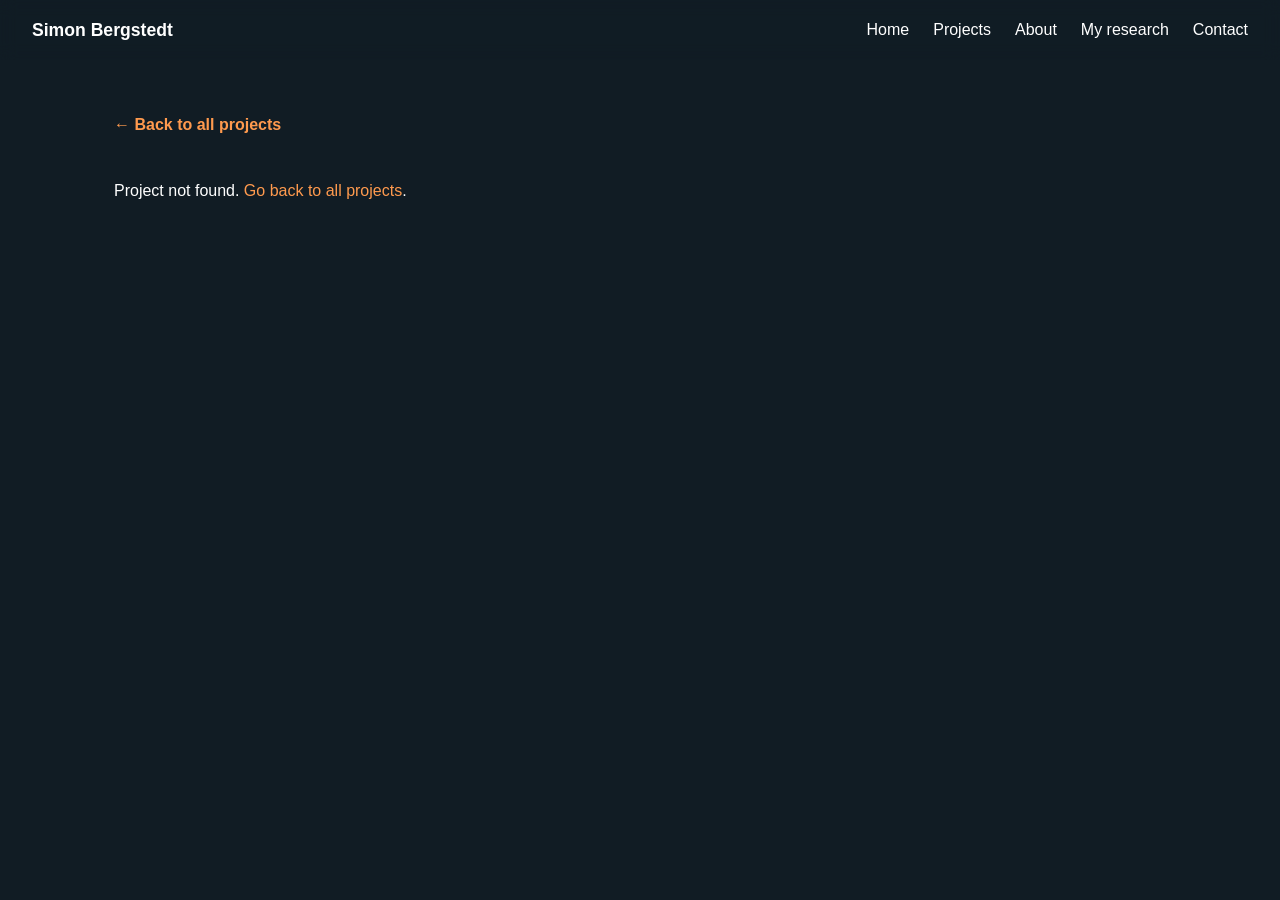
<file: project.html>
<!DOCTYPE html>
<html lang="en">
<head>
<meta charset="UTF-8" />
<meta name="viewport" content="width=device-width, initial-scale=1.0" />
<title>Project — Simon Bergstedt</title>
<link rel="stylesheet" href="style.css" />
</head>
<body>

<nav class="navbar">
  <div class="nav-name"><a href="index.html">Simon Bergstedt</a></div>
  <button class="nav-toggle" aria-label="Toggle menu" aria-expanded="false">&#9776;</button>
  <ul class="nav-links">
    <li><a href="index.html">Home</a></li>
    <li><a href="games.html">Projects</a></li>
    <li><a href="index.html#about">About</a></li>
    <li><a href="https://www.diva-portal.org/smash/record.jsf?pid=diva2%3A1443932&dswid=7769" target="_blank" rel="noopener">My research</a></li>
    <li><a href="index.html#contact">Contact</a></li>
  </ul>
</nav>

<main>
  <section class="section page-main">
    <a class="back-link" href="games.html">&larr; Back to all projects</a>
    <div id="project-detail">
      <p>Loading project...</p>
    </div>
  </section>
</main>


<script src="projects.js"></script>
<script src="project-page.js"></script>
<script src="nav.js"></script>
</body>
</html>
</file>
<file: style.css>
:root {
  --bg: #111c24;
  --bg-alt: #1a262f;
  --text: #ffffff;
  --text-dim: #8a8c8d;
  --accent: #ff9a4e;
  --card-bg: #182430;
  --card-border: #616365;
  --max-width: 1100px;
}

* { box-sizing: border-box; }

body {
  margin: 0;
  font-family: "Segoe UI", Roboto, Helvetica, Arial, sans-serif;
  background: var(--bg);
  color: var(--text);
  line-height: 1.6;
}

a { color: var(--accent); text-decoration: none; }
a:hover { text-decoration: underline; }
.accent { color: var(--accent); }

/* NAVBAR - fixed, semi-transparent, same on every page */
.navbar {
  position: fixed;
  top: 0;
  left: 0;
  width: 100%;
  display: flex;
  justify-content: space-between;
  align-items: center;
  padding: 1rem 2rem;
  background: rgba(17, 28, 36, 0.75);
  backdrop-filter: blur(8px);
  -webkit-backdrop-filter: blur(8px);
  z-index: 100;
}
.nav-name { font-weight: 700; font-size: 1.1rem; }
.nav-name a { color: var(--text); }
.nav-links { display: flex; gap: 1.5rem; list-style: none; margin: 0; padding: 0; }
.nav-links a { color: var(--text); font-weight: 500; }
.nav-links a:hover { color: var(--accent); }

/* HERO (homepage only) */
.hero {
  position: relative;
  overflow: hidden;
  min-height: 80vh;
  display: flex;
  flex-direction: column;
  border-bottom: 1px solid var(--card-border);
  background: #0f1117;
}
.hero-video {
  position: absolute;
  top: 50%;
  left: 50%;
  width: 100%;
  height: 100%;
  min-width: 100%;
  min-height: 100%;
  object-fit: cover;
  transform: translate(-50%, -50%);
  z-index: 0;
}
.hero-overlay {
  position: absolute;
  inset: 0;
  background: rgba(17, 28, 36, 0.75);
  z-index: 1;
}
.hero-content {
  position: relative;
  z-index: 2;
  max-width: var(--max-width);
  margin: 0 auto;
  padding: 5rem 1.5rem 6rem;
  flex: 1;
  display: flex;
  flex-direction: column;
  justify-content: center;
}
.hero-greeting { font-size: 1.1rem; color: var(--text-dim); margin: 0; }
.hero-title { font-size: 2.6rem; margin: 0.3rem 0; text-shadow: 0 2px 12px rgba(0,0,0,0.6); }
.hero-sub { color: var(--text-dim); font-size: 1.05rem; }

/* SECTIONS */
.section {
  max-width: var(--max-width);
  margin: 0 auto;
  padding: 4rem 1.5rem;
}
.section-title {
  font-size: 1.7rem;
  margin-bottom: 2rem;
  border-left: 4px solid var(--accent);
  padding-left: 0.7rem;
}
/* For pages with no hero (games.html, project.html) — clears the fixed navbar */
.page-main { padding-top: 7rem; }

/* FEATURED SHOWCASE (homepage top 3, compact cards) */
.featured-grid {
  display: grid;
  grid-template-columns: repeat(auto-fit, minmax(280px, 1fr));
  gap: 1.5rem;
}
.project-card.featured {
  background: var(--card-bg);
  border: 1px solid var(--card-border);
  border-radius: 14px;
  overflow: hidden;
  display: flex;
  flex-direction: column;
}
.project-card.featured .card-body { padding: 1.4rem 1.4rem 1rem; }
.project-card.featured .card-title a { color: var(--text); font-size: 1.15rem; }
.project-card.featured .card-title a:hover { color: var(--accent); }
.project-card.featured .card-desc { font-size: 0.9rem; color: var(--text-dim); margin: 0.5rem 0; }
.project-card.featured .card-meta { font-size: 0.8rem; color: var(--text-dim); margin: 0; }
.project-card.featured .media-wrap {
  position: relative;
  display: block;
  aspect-ratio: 16/9;
  background: #000;
}
.project-card.featured .media-wrap img,
.project-card.featured .media-wrap video,
.project-card.featured .media-wrap iframe {
  width: 100%; height: 100%; object-fit: cover; display: block; border: 0;
}
.read-more-pill {
  position: absolute;
  bottom: 0.7rem;
  right: 0.7rem;
  background: rgba(0,0,0,0.65);
  color: #fff;
  padding: 0.35rem 0.9rem;
  border-radius: 20px;
  font-size: 0.75rem;
  font-weight: 600;
  text-transform: uppercase;
  letter-spacing: 0.03em;
  z-index: 2;
}
.lock-overlay {
  position: absolute;
  inset: 0;
  background: rgba(20, 22, 30, 0.85);
  display: flex;
  align-items: center;
  justify-content: center;
  font-size: 2rem;
  z-index: 3;
}

/* "VIEW ALL PROJECTS" / toggle-style button */
.toggle-btn {
  display: block;
  width: fit-content;
  margin: 2.5rem auto 0;
  padding: 0.65rem 2rem;
  border: 1px solid var(--accent);
  border-radius: 30px;
  background: transparent;
  color: var(--text);
  font-size: 0.8rem;
  font-weight: 600;
  letter-spacing: 0.06em;
  text-transform: uppercase;
  cursor: pointer;
  text-align: center;
}
.toggle-btn:hover { background: var(--accent); color: #0f1117; text-decoration: none; }

/* GRID OF PROJECT CARDS (games.html) */
.grid-list {
  display: grid;
  grid-template-columns: repeat(auto-fit, minmax(240px, 1fr));
  gap: 1.5rem;
}
.project-card.grid-item {
  position: relative;
  background: var(--card-bg);
  border: 1px solid var(--card-border);
  border-radius: 12px;
  overflow: hidden;
  display: flex;
  flex-direction: column;
  color: var(--text);
}
.project-card.grid-item:hover { border-color: var(--accent); }
.project-card.grid-item .media-wrap {
  position: relative;
  aspect-ratio: 16/9;
  background: #000;
}
.project-card.grid-item .media-wrap img,
.project-card.grid-item .media-wrap video {
  width: 100%; height: 100%; object-fit: cover; display: block;
}
.project-card.grid-item .card-body { padding: 0.9rem 1rem 1.1rem; }
.card-title-sm { font-size: 1rem; margin: 0 0 0.2rem; }
.card-meta-sm { font-size: 0.78rem; color: var(--text-dim); margin: 0 0 0.6rem; }
.grid-arrow {
  position: absolute;
  top: 0.7rem;
  right: 0.7rem;
  background: rgba(0,0,0,0.5);
  border-radius: 50%;
  width: 26px; height: 26px;
  display: flex; align-items: center; justify-content: center;
  font-size: 0.9rem;
}
.card-tags { display: flex; flex-wrap: wrap; gap: 0.4rem; }
.tag {
  background: rgba(255, 154, 78, 0.15);
  color: var(--accent);
  border-radius: 20px;
  padding: 0.2rem 0.7rem;
  font-size: 0.75rem;
}

/* ABOUT */
.about-content { display: flex; gap: 2rem; align-items: flex-start; flex-wrap: wrap; }
.about-photo { width: 180px; height: 180px; border-radius: 50%; object-fit: cover; border: 3px solid var(--accent); }
.about-content p { flex: 1; min-width: 260px; }

/* SOCIAL LINKS */
.social-links { display: flex; flex-wrap: wrap; gap: 1rem; }
.social-links a {
  background: var(--card-bg);
  border: 1px solid var(--card-border);
  padding: 0.6rem 1.1rem;
  border-radius: 8px;
  color: var(--text);
  font-weight: 500;
}
.social-links a:hover { border-color: var(--accent); color: var(--accent); }

.contact-content {
  display: flex;
  align-items: center;
  gap: 2rem;
  flex-wrap: wrap;
}
.contact-photo {
  width: 150px;
  height: 150px;
  border-radius: 50%;
  object-fit: cover;
  border: 3px solid var(--accent);
  flex-shrink: 0;
}

/* FOOTER */
.footer {
  text-align: center;
  padding: 2rem 1rem;
  color: var(--text-dim);
  font-size: 0.85rem;
  border-top: 1px solid var(--card-border);
}

/* PROJECT DETAIL PAGE */
.back-link { display: inline-block; margin-bottom: 1.5rem; font-weight: 600; }
.detail-media {
  width: 100%;
  aspect-ratio: 16/9;
  background: #000;
  border-radius: 12px;
  overflow: hidden;
  margin-bottom: 1.5rem;
}
.detail-media img, .detail-media video { width: 100%; height: 100%; object-fit: cover; display: block; }
.detail-title { font-size: 2.2rem; margin: 0 0 0.3rem; }
.detail-body { margin: 1.5rem 0; max-width: 720px; }
.detail-body p { margin-bottom: 1rem; }
.detail-gallery {
  display: grid;
  grid-template-columns: repeat(auto-fit, minmax(220px, 1fr));
  gap: 1rem;
  margin: 1.5rem 0;
}
.gallery-item { aspect-ratio: 16/9; background: #000; border-radius: 10px; overflow: hidden; }
.gallery-item img, .gallery-item video { width: 100%; height: 100%; object-fit: cover; display: block; }

.gallery-item img, .gallery-item video { width: 100%; height: 100%; object-fit: cover; display: block; }

.project-card.grid-item .media-wrap iframe,
.detail-media iframe,
.gallery-item iframe {
  width: 100%;
  height: 100%;
  border: 0;
  display: block;
}

.detail-media img,
.gallery-item img {
  object-fit: contain;
}

.nav-toggle {
  display: none;
  background: transparent;
  border: 1px solid var(--card-border);
  color: var(--text);
  font-size: 1.4rem;
  line-height: 1;
  padding: 0.3rem 0.65rem;
  border-radius: 8px;
  cursor: pointer;
}
.nav-toggle:hover { border-color: var(--accent); color: var(--accent); }

@media (max-width: 700px) {
  .navbar { padding: 0.7rem 1rem; }
  .nav-name { font-size: 1rem; white-space: nowrap; }
  .nav-toggle { display: block; }

  .nav-links {
    display: none;
    flex-direction: column;
    gap: 0;
    position: absolute;
    top: 100%;
    right: 1rem;
    min-width: 190px;
    background: var(--bg-alt);
    border: 1px solid var(--card-border);
    border-radius: 12px;
    padding: 0.4rem;
    box-shadow: 0 8px 24px rgba(0, 0, 0, 0.45);
  }
  .nav-links.open { display: flex; }
  .nav-links a {
    display: block;
    padding: 0.7rem 0.9rem;
    border-radius: 8px;
  }
  .nav-links a:hover { background: rgba(255, 154, 78, 0.12); text-decoration: none; }

  .hero-content { padding: 6rem 1.2rem 3rem; }
  .hero-title { font-size: 1.9rem; line-height: 1.2; }
  .hero-sub { font-size: 0.9rem; line-height: 1.5; }
  .section { padding: 3rem 1.2rem; }
  .page-main { padding-top: 6rem; }
}



/* This is only for mobile dev project, has nothing do with portfolio */
.policy-box {
  background: #ffffff;
  color: #595959;
  padding: 2rem;
  border-radius: 12px;
  max-width: 900px;
  margin: 0 auto;
  overflow-wrap: break-word;
}
@media (max-width: 700px) {
  .policy-box { padding: 1.2rem; }
}
</file>
